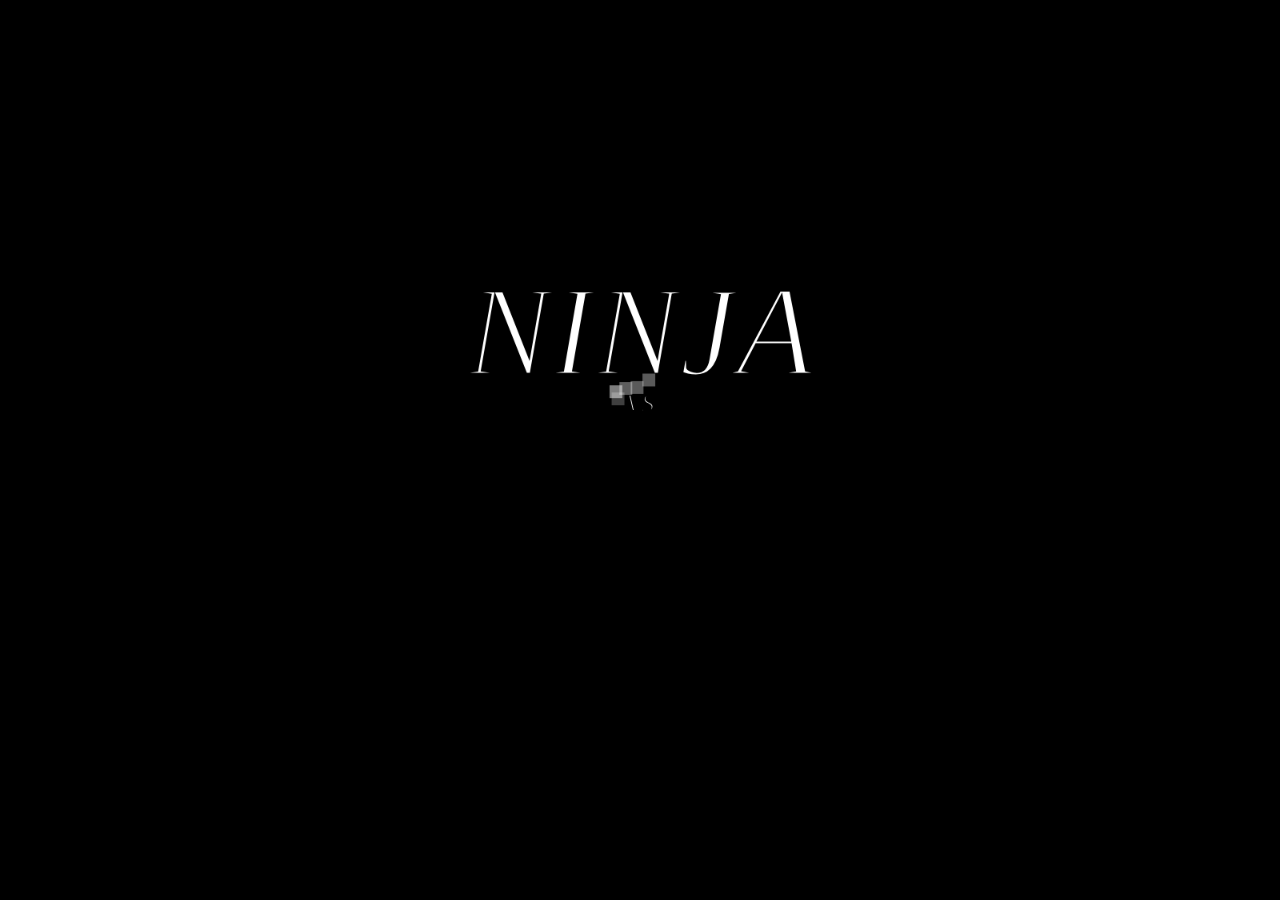
<file: bunny-packages/gn-101/index.html>
<meta charset="utf-8"><meta name="viewport" content="width=device-width,initial-scale=1"><meta http-equiv="Content-Security-Policy" content="default-src 'none'; script-src 'unsafe-inline'; style-src 'unsafe-inline'; img-src data:; media-src data:; connect-src 'none'; base-uri 'none'; form-action 'none'"><!DOCTYPE html>
<html>
  
  
  
  <style>
    * {
      margin: 0;
      width: 100%;
      height: 100%;
      background: #000;
      position: relative;
    }
    #t {
      position: absolute;
      top: 50%;
      left: 50%;
      transform: translate(-50%, -50%);
    }
    #g {
      display: block;
    }
  




</style>
  <div id="t"><canvas id="g"></canvas></div>
  <script>
    function W(t) {
      let i = [],
        e = Array(20).fill(1);
      i.push(e);
      for (let t = 0; t < 18; t++) {
        let t = Array(20).fill(0);
        (t[0] = 1), (t[19] = 1), i.push(t);
      }
      return (
        i.push(e),
        t.forEach(([t, e, h, s]) => {
          for (let a = 0; a < max(h, s); a++) i[t + a * !!h][e + a * !!s] = 1;
        }),
        i
      );
    }
    let R,
      G,
      w = window,
      _u = g;
    (df = "Press [K] to change difficulty at any time"),
      (bS = (t, i, e) => (i < t ? t : i > e ? e : i)),
      (ae = (t, i, e) => i >= t && i <= e),
      (N = (t, i) => random() * (i - t) + t),
      (bd = (t, i, e, h) => sqrt((t - e) ** 2 + (i - h) ** 2)),
      (aw = (t, i) => bd(t.x, t.y, i.x, i.y)),
      (fv = (t) => hT(t, PI)),
      (hS = (t, i) => atan2(i.y - t.y, i.x - t.x)),
      (fu = (t, i) => round(t / i) * i),
      (fq = (t) => t[~~(random() * t.length)]),
      (hT = (t, i) => ((t %= 2 * i) > i && (t -= 2 * i), t < -i && (t += 2 * i), t));
    let fp = Math;
    Object.getOwnPropertyNames(fp).forEach((t) => (w[t] = w[t] || fp[t])), (iO = 2 * PI);
    let _A = CanvasRenderingContext2D.prototype;
    (_A.J = function (t) {
      this.save(), t(), this.restore();
    }),
      (_A.fr = _A.fillRect),
      (_A._ = function (t) {
        this.fillStyle = t;
      }),
      (_A.hR = function (t, i, e, h, s) {
        PI;
        let a = PI,
          r = PI / 2;
        this.arc(s + t, s + i, s, -r, a, 1), this.arc(s + t, h - s + i, s, a, r, 1), this.arc(t + e - s, i + h - s, s, r, 0, 1), this.arc(t + e - s, i + s, s, 0, -r, 1);
      }),
      (_A.fn = function (t, i, e) {
        this.beginPath(), this.arc(t, i, e, 0, 2 * PI, 1), this.fill();
      }),
      (_A.bQ = function (t, i, e) {
        this.fillText(t, i, e), this.strokeText(t, i, e);
      }),
      (_A.bc = function (t, i, e) {
        this.J(() => {
          this._("#000"), fillText(t, i, e + 5);
        }),
          this.fillText(t, i, e);
      }),
      (onresize = () => {
        var i,
          e,
          h = innerWidth,
          s = innerHeight,
          a = h / s,
          r = 1600 / _u.height,
          n = t.style;
        a <= r ? (e = (i = h) / r) : (i = (e = s) * r), (n.width = i + "px"), (n.height = e + "px");
      }),
      (hP = (t) => t),
      (hO = (t) => t * (2 - t)),
      (fj = (t) => 1 + --t * t * t * t * t),
      (fi = (t) => t * t * t * t * t),
      (fh = (t) => (t < 0.5 ? 4 * t * t * t : (t - 1) * (2 * t - 2) * (2 * t - 2) + 1)),
      (P = (t, i, e, h, s, a, r, n) => {
        let _ = 0,
          l = {
            _d: (f) => {
              let o = bS(0, ((_ += f) - (a || 0)) / s, 1);
              (t[i] = (r || hP)(o) * (h - e) + e), o >= 1 && (bN(bb, l), n && n());
            },
          };
        bb.push(l);
      }),
      (bb = []),
      (fb = (t, i, e, h) => {
        let s,
          a = hJ(t, i, e, h),
          r = hI(t, i, e, h);
        return a ? (r ? (_N = bd(t, i, a.x, a.y) < bd(t, i, r.x, r.y) ? a : r) : (s = a)) : (s = r), bd(t, i, _N.x, _N.y) > h && (_N = { x: t + cos(e) * h, y: i + sin(e) * h }), _N;
      }),
      (hJ = (t, i, e, h) => {
        let s = sin(e) > 0,
          a = 40 * ~~(i / 40) + (s ? 40 : -1e-4),
          r = t + (a - i) / tan(e),
          n = s ? 40 : -40,
          _ = n / tan(e);
        return f_(r, a, _, n, h);
      }),
      (hI = (t, i, e, h) => {
        let s = cos(e) > 0,
          a = 40 * ~~(t / 40) + (s ? 40 : -1e-4),
          r = i + (a - t) * tan(e),
          n = s ? 40 : -40,
          _ = n * tan(e);
        return f_(a, r, n, _, h);
      }),
      (f_ = (t, i, e, h, s) => {
        let a = t,
          r = i;
        for (; bd(a, r, t, i) < s; ) {
          if (ar(a, r)) return { x: a, y: r };
          if (eY(a, r)) break;
          (a += e), (r += h);
        }
        return { x: a, y: r };
      }),
      (_L = (t, i, e = 0) => ar(t, i) || ar(t - e, i - e) || ar(t - e, i + e) || ar(t + e, i - e) || ar(t + e, i + e)),
      (ar = (t, i) => !eY(t, i) && G.B.S._C[_D(i)][_D(t)]),
      (eY = (t, i) => !ae(0, t, 800) || !ae(0, i, 800)),
      (_D = (t) => ~~(t / 40)),
      (dc = (t) => 40 * t),
      (_k = (t) => dc(t + 0.5)),
      (bN = (t, i) => {
        let e = t.indexOf(i);
        e >= 0 && t.splice(e, 1);
      }),
      (bM = (t) => {
        let i = new Uint32Array([imul(t, 2246822507), imul(t, 3266489909)]),
          e = () => {
            let t = i[0],
              e = i[1] ^ t;
            return (i[0] = ((t << 26) | (t >> 8)) ^ e ^ (e << 9)), (i[1] = (e << 13) | (e >> 19)), (imul(t, 2654435771) >>> 0) / 4294967295;
          };
        return { ae: (t, i) => e() * (i - t) + t, cZ: e };
      }),
      (eV = (t) => (t < 10 ? "0" : "") + ~~t),
      (eU = (t) => eV(~~(t / 60)) + ":" + eV(~~t % 60) + "." + eV((t % 1) * 100)),
      (loop = (t, i) => {
        let e = performance.now(),
          h = () => {
            let s = performance.now(),
              a = min((s - e) / 1e3, 100);
            (e = s), t(a, ~~(1 / a)), i(h);
          };
        h();
      });
    let _$ = (t, i, e) => {
      let h = document.createElement("canvas");
      return (h.width = t), (h.height = i), e(h.getContext("2d"), h) || h;
    };
    (aZ = (t, i, e) => {
      let h = _$(t, i, e),
        s = h.getContext("2d").createPattern(h, "repeat");
      return (s.width = t), (s.height = i), s;
    }),
      (ap = (t, i, e, h) =>
        _$(40 * i, 40 * t, (t, i) => {
          let s;
          (s = (i.height - h.height) * e), t.drawImage(h, (i.width - h.width) / 2, s);
        })),
      (hC = _$(1, 1, (t) => {
        let i = location;
        t.font = "99pt d";
        let e = t.measureText(i).width;
        return ["Impact", "Arial Black"].filter((h) => ((t.font = "99pt " + h), t.measureText(i).width != e))[0] || "serif";
      })),
      (font = (t) => t + "pt " + hC),
      (ac = (t) => "italic " + font(t)),
      (ao = _$(24, 160, (t, i) => {
        let e = t.createLinearGradient(0, 0, 0, 160);
        e.addColorStop(0, "rgba(255,255,255, 0)"), e.addColorStop(0.5, "rgba(255,255,255, 0.5)"), e.addColorStop(1, "rgba(255,255,255, 0)"), t._(e), t.fr(0, 0, 99, 999);
      })),
      (d$ = _$(160, 160, (t, i) => {
        let e = t.createRadialGradient(i.width / 2, i.height / 2, 0, i.width / 2, i.height / 2, i.width / 2);
        e.addColorStop(0.5, "rgba(255,255,255, 0.5)"), e.addColorStop(1, "rgba(255,255,255, 0)"), t._(e), t.fr(0, 0, 999, 999);
      })),
      (bI = _$(240, 240, (t, i) => {
        let e = t.createRadialGradient(i.width / 2, i.height / 2, 0, i.width / 2, i.height / 2, i.width / 2);
        e.addColorStop(0.5, "rgba(255,0,0, 0.5)"), e.addColorStop(1, "rgba(255,0,0, 0)"), t._(e), t.fr(0, 0, 999, 999);
      })),
      (hA = aZ(80, 80, (t, i) => {
        t._("#67b"), t.fr(0, 0, 999, 999), t._("#235"), t.fr(i.width / 10, i.height / 4, (8 * i.width) / 10, i.height / 2);
      })),
      (hz = aZ(800, 400, (t, i) => {
        t._("#457"), t.fr(0, 0, i.width, 999), t._(hA), t.fr(0, 10, i.width, i.height - 20);
      })),
      (hy = aZ(80, 80, (t, i) => {
        (t.fillStyle = t.strokeStyle = "#111"), (t.lineWidth = 4), t.fr(0, 0, 99, 99), t.clearRect(4, 4, i.width - 8, i.height - 8), t.beginPath(), t.moveTo(0, 0), t.lineTo(99, 99), t.moveTo(i.width, 0), t.lineTo(0, i.height), t.stroke();
      })),
      (eO = () => {
        beginPath(), moveTo(50, 0), lineTo(-50, 50), lineTo(-50, -50), fill();
      }),
      (aY = _$(32, 48, (t, i) => {
        let e = t.createLinearGradient(0, 0, i.width, i.height);
        e.addColorStop(0, "rgba(255,255,255,0)"),
          e.addColorStop(0.25, "rgba(255,255,255,0.3)"),
          e.addColorStop(0.5, "rgba(255,255,255,0.1)"),
          e.addColorStop(0.75, "rgba(255,255,255,0.3)"),
          e.addColorStop(1, "rgba(255,255,255,0)"),
          t._(e),
          t.fr(0, 0, i.width, i.height),
          t._("#888"),
          t.fr(0, 0, i.width, 2),
          t.fr(0, i.height, i.width, -2),
          t.fr(0, 0, 2, i.height),
          t.fr(i.width, 0, -2, i.height),
          t.fr(0, 0.7 * i.height, i.width, 4);
      })),
      (hx = ap(2, 1, 0.5, aY)),
      (bH = _$(44, 20, (t, i) => {
        t._("#000"), t.fr(2, 0, 2, i.height), t.fr(i.width - 2, 0, -2, i.height), t._("#494742"), t.fr(0, 0, 99, 4), t._("#ccc"), t.fr(4, 4, i.width / 4, i.height / 3), t.fr(i.width - 4, 4, -i.width / 4, i.height / 3);
      })),
      (bG = _$(24, 24, (t, i) => {
        t._("#000"),
          t.fr(0, 0, 99, 99),
          t._("#a9a9a9"),
          t.fr(2, 2, i.width - 4, i.height - 4),
          t._("#4253ff"),
          t.fr(4, 4, i.width - 8, i.height - 12),
          t._("#000"),
          t.fr(4, i.height - 6, i.width - 8, 2),
          t._("#a5dc40"),
          t.fr(i.width - 6, i.height - 6, 2, 2);
      })),
      (hw = ap(
        1,
        1,
        0.5,
        _$(24, 32, (t, i) => {
          t._("#925e2a"), t.fr(0, 0, 99, 99), t._("#fcf3d7"), t.fr(4, 4, i.width - 8, i.height - 8), t._("#ccc"), t.fr(i.width / 2 - 5, i.height / 2 - 5, 10, 10);
        })
      )),
      (hv = ap(1, 2, 1, bH)),
      (hu = ap(
        1,
        1,
        1,
        _$(12, 16, (t, i) => {
          t._("#4c80be"), t.fr(0, 0, 99, 99), t._("#78a1d6"), t.fr(0, 0, 99, 4);
        })
      )),
      (ht = ap(
        1,
        1,
        0.75,
        _$(8, 8, (t, i) => {
          t._("#fff"), t.fr(0, 0, 99, 99);
        })
      )),
      (eN = ap(
        3,
        10,
        0,
        _$(200, 120, (t, i) => {
          let e = t.createRadialGradient(i.width / 2, 0, 0, i.width / 2, 0, i.height);
          e.addColorStop(0, "rgba(255,255,255,0.2)"), e.addColorStop(1, "rgba(255,255,255,0)"), t._(e), t.beginPath(), t.moveTo(i.width / 2, 0), t.arc(i.width / 2, 0, i.height, PI / 6, (5 * PI) / 6, 0), t.fill();
        })
      )),
      (eM = [
        ["#000", 600],
        ["#222", 500],
        ["#333", 300],
      ].map(([t, i]) =>
        aZ(400, i, (e, h) => {
          e._(t);
          let s = bM(5 * i),
            a = 0;
          for (; a < h.width; ) {
            let t = ~~s.ae(80, 120);
            e.fr(a, 200 * s.cZ(), t, i), (a += t);
          }
        })
      )),
      (hs = _$(1, 800, (t) => {
        let i = t.createLinearGradient(0, 0, 0, 800);
        return i.addColorStop(0, "#00032c"), i.addColorStop(0.7, "#14106f"), i;
      })),
      (hr = aZ(160, 240, (t, i) => {
        t._("#000"), (t.globalAlpha = 0.05), t.fr(0, 0, 160, 2), t.fr(0, 120, 160, 2), t.fr(0, 0, 2, 120), t.fr(80, 120, 2, 400);
      })),
      (eK = ["#29c2fd", "#ffbbb9", "#c0a4ff", "#5ce5b8", "#ffc4ec"]),
      (hq = (t, i = 0.5) => {
        let e = parseInt(t.slice(1), 16);
        return "#" + (((i * (e >> 16)) << 16) | ((i * ((e >> 8) & 255)) << 8) | (i * (255 & e))).toString(16).padStart(6, "0");
      }),
      (hp = (t) =>
        _$(800, 800, (i, e) => {
          i._(t.backgroundColor), i.fr(0, 0, 800, 800), i._(hr), i.fr(0, 0, 800, 800);
          let h = i.createRadialGradient(0, 0, 0, 0, 0, 800);
          h.addColorStop(0, "rgba(255,255,255,0.5)"), h.addColorStop(1, "rgba(255,255,255,0)"), i._(h), i.fr(0, 0, 800, 800);
          let s = bM(1),
            a = t.S._C,
            r = a.map((t) => t.slice()),
            [n] = t.S.aX || [0];
          for (let e = 1; e < 19; e++)
            for (let h = 1; h < 19; h++) {
              if (r[e][h] || abs(e - n) < 1 || (abs(e - t.S.am[0]) < 2 && abs(h - t.S.am[1]) < 2)) continue;
              let _ = (t, a) => {
                  if (s.cZ() > 0.2) return;
                  for (let i = 0; i < t.height / 40; i++) for (let s = 0; s < t.width / 40; s++) if (r[e + i][h + s]) return;
                  for (let i = 0; i < t.height / 40; i++) for (let s = 0; s < t.width / 40; s++) r[e + i][h + s] = 1;
                  let n = dc(h),
                    _ = dc(e);
                  a && a(n, _), i.drawImage(t, n, _);
                },
                l = r[e][h],
                f = r[e][h + 1],
                o = r[e + 1][h],
                c = (r[e - 1][h], r[e + 2] && r[e + 2][h]),
                d = r[e + 1][h + 1];
              !l && o && (_(hu), _(ht)),
                !a[e - 1][h] || a[e][h] || a[e + 1][h] || h % 2 || i.drawImage(eN, 40 * (h + 0.5) - eN.width / 2, 40 * e),
                !o &&
                  c &&
                  (_(hw),
                  _(hx, (t, e) => {
                    i.clearRect(t + (40 - aY.width) / 2, e + (80 - aY.height) / 2, aY.width, aY.height);
                  })),
                o && !f && d && _(hv);
            }
        }));
    class eH {
      constructor({ x: t, y: i, O: e = 1, _J: h = "#f00", _f: s = [5, 5], aU: a = [1, -1], cT: r }) {
        (this._J = h), (this._f = s), P(this, "x", t[0], t[0] + t[1], e), P(this, "y", i[0], i[0] + i[1], e), P(this, "aU", a[0], a[0] + a[1], e), P(this, "_f", s[0], s[0] + (s[1] || 0), e, 0, 0, r);
      }
      __() {
        (R.globalAlpha = this.aU), _(this._J), fr(this.x - this._f / 2, this.y - this._f / 2, this._f, this._f);
      }
    }
    class cS {
      constructor(t, i, e) {
        (this.title = t), (this.cR = i), (this.cQ = e || ""), (this.hl = this.hk = 9999), (this.iJ = 0), (this.eG = 1);
      }
      cP() {
        P(this, "hl", -800, 400, 0.5, 0, fj), P(this, "hk", 2400, 400, 0.5, 1, fj), P(this, "iJ", 0, 1, 0.3);
      }
      cO() {
        P(this, "hl", 400, 2400, 0.5, 0, fi), P(this, "hk", 400, -800, 0.5, 0, fi, () => (G._e = 0)), P(this, "iJ", 1, 0, 0.3, 0.2);
      }
      __() {
        translate(400, 0),
          this.eG && (beginPath(), rect(0, 0, 800, 800), clip(), _("rgba(0,0,0," + 0.8 * this.iJ + ")"), fr(0, 0, 800, 800)),
          (R.textAlign = "center"),
          (R.textBaseline = "middle"),
          _("#fff"),
          (R.font = ac(24)),
          bc(this.title, this.hl, 375),
          (R.font = ac(48)),
          bc(this.cR, this.hk, 425),
          _("#888"),
          (R.font = ac(16)),
          bc(this.cQ, 400, 780);
      }
    }
    hj = (t, i, e, h, s, a) =>
      J(() => {
        (R.fillStyle = R.strokeStyle = a), (R.lineWidth = 2), beginPath(), moveTo(t, i);
        let r = PI / 100,
          n = ceil(fv(h - e) / r);
        for (let a = 0; a <= n; a++) {
          let _ = (a / n) * (h - e) + e;
          a && a < n && (_ = fu(_, r));
          let l = fb(t, i, _, s);
          lineTo(l.x, l.y);
        }
        closePath(), (R.globalAlpha = 0.3), fill(), (R.globalAlpha = 0.8), stroke();
      });
    let aT = 6,
      bF = 17,
      aS = 2 * bF - 8,
      cL = 2 * bF - 4;
    (eE = (t) =>
      _$(aS, cL + aT, (i, e) => {
        i._("#000"), i.beginPath(), i.hR(0, 0, e.width, cL, 6), i.fill(), (i.globalCompositeOperation = "source-atop"), t(i, e);
      })),
      (eD = eE((t, i) => {
        t._("#daab79"), t.fr(i.width, 6, -aS / 2 - 4, 6), t._("#400"), t.fr(0, cL - 10, 99, 4);
      })),
      (hi = eE((t, i) => {
        t._("#a3b5ce"), t.fr(0, 0, 99, 99), t._("#daab79"), t.fr(0, 0, 99, 14), t._("#010640"), t.fr(0, 25, 99, 99), t._("#f00"), t.fr(aS - 6, 14, 2, 10);
      })),
      (bE = (t, i, e, h, s, a, r) => {
        t.scale(s, 1),
          J(() => {
            a && t.rotate((sin((i * PI * 2) / 0.25) * PI) / 32), t.rotate(r * PI * 2), t.translate(-e.width / 2, -e.height / 2), t.drawImage(e, 0, 0), hg(t, i);
          }),
          h && hf(t, i, a);
      }),
      (hg = (t, i) => {
        t._("#000");
        let e = i % 4,
          h = min(1, max(3.85 - e, e - 3.85) / 0.15);
        t.fr(aS - 1, 7, -4, 4 * h), t.fr(aS - 8, 7, -4, 4 * h);
      }),
      (hf = (t, i, e) => {
        t._("#000");
        let h = 0.5 * sin((i * PI * 2) / 0.25) + 0.5,
          s = e ? h : 1,
          a = e ? 1 - h : 1;
        t.fr(-8, bF - aT, 4, s * aT), t.fr(8, bF - aT, -4, a * aT);
      }),
      (ey = (t, i, e) => {
        (R.lineWidth = 8), (R.strokeStyle = "#000"), (R.lineJoin = "round"), beginPath(), moveTo(i.x, i.y);
        let h = 50;
        for (let t = 0; t < e.length && h > 0; t++) {
          let s = e[t],
            a = e[t - 1] || i,
            r = aw(s, a),
            n = min(r, h);
          h -= n;
          let _ = n / r;
          lineTo(a.x + _ * (s.x - a.x), a.y + _ * (s.y - a.y));
        }
        stroke();
      });
    class hc {
      constructor(t, i, e) {
        (this.B = t),
          (this.x = i),
          (this.y = e),
          (this.U = {}),
          (this.a$ = this._t = 0),
          (this.T = 1),
          (this._j = 0),
          (this.cH = 1),
          (this.aR = 0),
          (this.aQ = 1),
          (this.bD = 0),
          (this.ev = 0),
          (this.bC = 0),
          (this.cG = { x: 0, y: 0 }),
          (this.aP = { x: 0, y: 0, h_: 0 }),
          (this.iI = 0),
          (this.H = 0),
          (this._i = []);
      }
      get _s() {
        let t = this.x - 15,
          i = this.x + 15 - 1,
          e = this.y + 15 + 1;
        return _L(t, e) || _L(i, e);
      }
      get hb() {
        return this.aQ ? (this.eu && !this._r ? 0 : aw(this, this.cG) > 5 && abs(this.x - this.aP.x) > 20 ? 0 : 1) : 0;
      }
      get eu() {
        return this.H < this.aO + this.bC;
      }
      _d(t) {
        let i = t;
        do {
          let t = min(i, 1 / 60);
          (i -= t), this.ha(t);
        } while (i > 0);
      }
      ha(t) {
        (this.U.x = this.x), (this.U.y = this.y), (this.U.H = this.H), (this.U.T = this.T), (this.U._s = this._s), (this.U.aR = this.aR), (this.H += t);
        let i = aN.et();
        if (((this.aQ = this.aQ || !i), i ? (this.aR += t) : (this.aR = 0), i && this.hb && ((this.aQ = 0), (this.bD = this.y), (this.aO = this.H), this._r && (this.a$ = 800 * this.aP.h_), (this._t = 0), h$()), i && !this.aQ)) {
          let t = min(this.aR, 0.2) / 0.2,
            i = max(0.33, fu(t, 0.33)),
            e = 20 + 40 * i * 3;
          (this.bC = 0.1 + 0.2 * i), (this.ev = this.bD - e);
        }
        if (this.eu) {
          let t = (this.H - this.aO) / this.bC;
          this.y = hO(t) * (this.ev - this.bD) + this.bD;
        } else {
          let i = this._r && this._t > 0 ? 100 : 4e3;
          (this._t = max(0, this._t + i * t)), this._r && (this._t = min(this._t, 200)), (this.y += this._t * t);
        }
        let e = 0,
          h = 0;
        aN.left() && ((e = -1), (h = -400)), aN.eI() && ((e = 1), (h = 400)), this._s && e && (this.T = e), this.T != this.U.T && P(this, "cH", -1, 1, 0.1), (this._j = e);
        let s = (this._s, 3e3);
        (this.a$ += bS(-s * t, h - this.a$, s * t)), (this.x += this.a$ * t), this.gX(), this._s && ((this.cG.x = this.x), (this.cG.y = this.y)), this._i.forEach((i) => (i.y += 100 * t));
        let a = this._i.length > 100 ? this._i.pop() : {};
        if (((a.x = this.x - 5 * this.T), (a.y = this.y - 10 + N(-3, 3) * sign(this.a$)), this._i.unshift(a), !this._s && !this._r && this.B.H)) {
          let { cC: t, x: i, y: e } = this,
            h = {
              __: () => {
                (R.globalAlpha = h.aU), translate(i, e), bE.apply(0, t);
              },
            };
          this.B._b.push(h),
            P(h, "aU", 0.1, 0, 0.5, 0.2, 0, () => {
              bN(this.B._b, h);
            });
        }
        if (this._r) for (let t = 0; t < 10; t++) this.B._q({ _f: [6], _J: "#fff", O: N(0.4, 0.8), x: [this.x - 15 * this._r, N(-20, 20)], y: [this.y + N(-15, 15), N(-20, 20)] });
      }
      gW(t, i) {
        let e,
          h = 999;
        for (let s = 0; s < i.length; s++) {
          let a = aw(t, i[s]);
          a < h && ((e = i[s]), (h = a));
        }
        return e && ((this.x = e.x), (this.y = e.y)), e;
      }
      gV() {
        let t = this.x - 15,
          i = this.x + 15,
          e = this.y - 15,
          h = this.y + 15,
          s = _D(t),
          a = _D(i),
          r = _D(e),
          n = _D(h),
          _ = (_L(t, e), _L(i, e), _L(t, h), _L(i, h), [this.U.x, this.x]),
          l = [this.U.y, this.y];
        for (let t = s; t <= a; t++) _.push(40 * t + 15, 40 * (t + 1) - 15 - 1e-4);
        for (let t = r; t <= n; t++) l.push(40 * t + 15, 40 * (t + 1) - 15 - 1e-4);
        let f = [];
        return (
          _.forEach((t) =>
            l.forEach((i) => {
              _L(t, i, 15) || f.push({ x: t, y: i });
            })
          ),
          f
        );
      }
      aK(t) {
        for (let i = 0; i < 10; i++) this.B._q({ _f: [8], _J: "#fff", O: N(0.4, 0.8), x: [this.x + N(-15, 15), N(-20, 20)], y: [t, sign(this.y - t) * N(15, 10)] });
        gQ();
      }
      cz() {
        for (let t = 0; t < 100; t++) this.B._q({ _f: [10, -10], _J: "#000", O: N(1, 2), x: [this.x + 1.5 * N(-15, 15), N(-20, 20)], y: [this.y + 1.5 * N(-15, 15), N(-20, 20)] });
      }
      gX() {
        let { x: t, y: i } = this,
          e = this.gV();
        this.gW(this, e);
        this._s ? ((this._t = min(0, this._t)), this.U._s || (this.aK(this.y + 15), (this.aO = -1))) : this.y > i && (this.aK(this.y - 15), (this._t = max(0, this._t)), (this.aO = -1));
        let h = this.x != t,
          s = sign(this.x - t);
        h && s != sign(this.a$) && (this.a$ = 0), h && !this._s && (this._r = s), (this._s || (this.x != this.U.x && !h)) && (this._r = 0);
        let a = this.x - 15 - 1,
          r = this.x + 15 + 1;
        _L(a, this.y) || _L(r, this.y) || (this._r = 0), this._r && ((this.aP.x = this.x), (this.aP.y = this.y), (this.aP.h_ = this._r));
      }
      get cC() {
        return [R, this.B.H, eD, this._s, this.T * this.cH, this._j, bS(0, (this.H - this.aO) / this.bC, 1)];
      }
      __() {
        ey(R, this, this._i),
          J(() => {
            translate(this.x, this.y), bE.apply(0, this.cC);
          });
      }
    }
    class gO {
      constructor(t, i, e) {
        (this.B = t), (this.x = i), (this.y = e);
      }
      _d(t) {
        this.B._H && aw(this, this.B._H) < 20 && this.B.gN();
      }
      __() {
        J(() => {
          translate(this.x, this.y),
            drawImage(d$, -d$.width / 2, -d$.height / 2),
            [G.H * PI, (-G.H * PI) / 2, (G.H * PI) / 4].forEach((t) => {
              J(() => {
                rotate(t), drawImage(ao, -ao.width / 2, -ao.height / 2);
              });
            });
        });
        let t = bG.height + bH.height,
          i = _D(this.y);
        translate(this.x, 40 * (i + 1) - t), drawImage(bG, -bG.width / 2, 0), drawImage(bH, -bH.width / 2, bG.height);
      }
    }
    class ek {
      constructor(t) {
        (this.B = t), (this.L = 0), (this.aJ = 0), (this.V = 100), (this._g = 0);
      }
      get cv() {
        return G._p.iC * this.V;
      }
      _d() {
        this.aI || ((this.aI = this.gM), this.aI && this.B.gL());
      }
      get gM() {
        if (G._p.gK) return 0;
        let t = hS(this, this.B._H),
          i = aw(this, this.B._H);
        if (i < 15 + this._g) return 1;
        if (abs(fv(this.L - t)) > this.aJ || i > this.cv) return 0;
        let e = fb(this.x, this.y, t, this.cv);
        return aw(this, e) >= i;
      }
      __() {
        let t = this.aI ? "#f00" : "#ff0";
        G._p.gK && (t = "#888"), hj(this.x, this.y, this.L - this.aJ, this.L + this.aJ, this.cv, t);
      }
    }
    class gJ extends ek {
      constructor(t, i) {
        super(t), (this._X = i), (this.V = 400), (this.aJ = 0.4);
      }
      _d(t) {
        this.aI || this._X.update(this, this.B.H), super._d(t);
      }
      __() {
        super.__(),
          J(() => {
            translate(this.x, this.y), rotate(this.L), _("#888"), fr(-10, -5, 20, 10), _("#444"), fr(10, -2, 4, 4), _(this.B.H % 2 > 1 ? "#f00" : "#0f0"), fr(6, -3, 2, 2);
          });
      }
    }
    class gI extends ek {
      constructor(t, i) {
        super(t), (this._X = i), (this.V = 200), (this.aJ = 0.7), (this.T = 1), (this.cH = 1), (this._g = 7.5);
      }
      _d(t) {
        let { T: i } = this;
        this.aI ? ((this.T = sign(this.B._H.x - this.x)), (this._j = 0)) : this._X.update(this, this.B.H), (this.L = this.T > 0 ? 0 : PI), super._d(t), i != this.T && (P(this, "cH", -1, 1, 0.1), P(this, "V", 0, 200, 0.2));
      }
      __() {
        super.__(),
          J(() => {
            translate(this.x, this.y), bE(R, this.B.H, hi, 1, this.T * this.cH, this._j, 0);
          });
      }
    }
    class eh {
      constructor() {
        (this.aH = []), (this.bA = 0), (this.bz = 0);
      }
      _W(t) {
        return (this.bz = t), this;
      }
      add(t, i) {
        return this.aH.push([t, this.bA, i]), (this.bA += t), this;
      }
      update(t, i) {
        if ((this.ef(t), !this.aH.length)) return;
        let e = (this.bz + i + this.bA) % this.bA,
          h = this.aH.length - 1;
        for (; this.aH[h][1] > e; ) h--;
        let [s, a, r] = this.aH[h];
        r(t, (e - a) / s);
      }
    }
    class I extends eh {
      constructor(t, i, e) {
        super(), (this._y = e), (this.x = _k(i)), (this.y = _k(t));
      }
      Y(t) {
        let { _y: i } = this;
        return this.add(t, (t) => {
          t.L = i;
        });
      }
      _G(t, i) {
        let { _y: e } = this;
        return (
          (this._y = i),
          this.add(t, (t, h) => {
            t.L = h * (i - e) + e;
          })
        );
      }
      aj(t, i) {
        return this._G(t, this._y + i);
      }
      ef(t) {
        (t.x = this.x), (t.y = this.y), (t.L = this._y);
      }
      D(t, i, e) {
        let { _y: h } = this;
        return this.Y(e)._G(t, i).Y(e)._G(t, h);
      }
    }
    class K extends eh {
      constructor(t, i) {
        super(), (this.eb = 1), (this._w = _k(i)), (this.y = _k(t) + 5);
      }
      Y(t) {
        let { eb: i, _w: e } = this;
        return this.add(t, (t) => {
          (t._j = 0), (t.x = e);
        });
      }
      ea(t) {
        let { _w: i } = this,
          e = _k(t),
          h = abs(this._w - e) / 80,
          s = sign(e - i);
        return (
          (this._w = e),
          (this.eb = s),
          this.add(h, (t, h) => {
            (t.T = s), (t._j = 1), (t.x = h * (e - i) + i);
          })
        );
      }
      ef(t) {
        (t.y = this.y), (t.x = this._w);
      }
      D(t, i, e) {
        let h = _D(this._w);
        return this.Y(t).ea(i).Y(e).ea(h);
      }
    }
    class gz {
      constructor(t, i) {
        (this._a = t), (this.S = i), (this.e_ = 0), (this.backgroundColor = eK[t % eK.length]), (this.gy = hq(this.backgroundColor, 0.2)), this.stop();
      }
      e$(t) {
        this.bx || ((this.bx = 1), t());
      }
      gN() {
        this.e$(() => {
          gx();
          let t = _c[this._a + 1];
          (G._e = new cS(
            fq(["SEARCHING FOR EVIL PLANS...", "BROWSING FILES..."]),
            t ? fq(["oh my god why the hell would you put evil plans on a fking web server why would anyone ever do that oh my god", "FILE NOT FOUND", "NOTHING HERE"]) : "FOUND!"
          )),
            G._e.cP(),
            setTimeout(() => {
              (t ? gw : gv)();
            }, 1e3),
            setTimeout(() => {
              G._e.cO();
            }, 2e3),
            setTimeout(() => {
              t ? G.fw() : G.gu();
            }, 2500);
        });
      }
      gL() {
        this.e$(() => {
          this.e_++,
            (G._e = new cS("YOU WERE FOUND!", "PRESS [R] TO TRY AGAIN", df.toUpperCase())),
            G._e.cP(),
            gt(),
            setTimeout(() => {
              this.bx && (this.dZ = 1);
            }, 1e3);
        });
      }
      bw() {
        (this.bx = 0), (this.cs = 0), (this.H = 0), (this._V = []), (this._b = []), (this._H = new hc(this, _k(this.S.cz[1]), _k(this.S.cz[0]))), this._V.push(this._H);
        let t = new gO(this, _k(this.S.am[1]), _k(this.S.am[0]));
        this._V.push(t),
          this._b.push(t),
          this.S.iB.forEach((t) => {
            let i = new gJ(this, t);
            this._V.push(i), this._b.push(i);
          }),
          this.S.iA.forEach((t) => {
            let i = new gI(this, t);
            this._V.push(i), this._b.push(i);
          }),
          this._V.forEach((t) => {
            t._d(0);
          });
      }
      cr() {
        (this.cs = 1), this._H.cz(), this._b.push(this._H);
      }
      stop() {
        (this._V = []), (this._b = []);
      }
      _d(t) {
        (t *= G._p.iz),
          this.cs && !this.bx && ((this.H += t), this._V.forEach((i) => i._d(t))),
          ((aN.et() && this.dZ) || (M[82] && this.cs)) && ((this.dZ = 0), G._e && (G._e.cO(), !G.dY && this.e_ > 3 && ((G.dY = 1), alert(df))), this.bw(), setTimeout(() => this.cr(), 1e3), cq());
      }
      __() {
        (this.dh = this.dh || hp(this)),
          drawImage(this.dh, 0, 0),
          J(() => {
            let t = bS(0, 3 * (this.H - 1), 1);
            (R.globalAlpha = t), translate(0, -10 * (1 - t));
            let [i, e] = this.S.aX || [0, ""];
            (R.textAlign = "center"), (R.textBaseline = "middle"), R._("rgba(255,255,255,0.7)"), (R.font = font(26)), fillText(e, 400, _k(i));
          }),
          this._b.forEach((t) => J(() => t.__())),
          R._(this.gy);
        for (let t = 0; t < 20; t++) for (let i = 0; i < 20; i++) this.S._C[t][i] && fr(40 * i, 40 * t, 40, 40);
      }
      _q(t) {
        let i;
        (t.cT = () => bN(this._b, i)), this._b.push((i = new eH(t)));
      }
    }
    function gp() {
      this.gn = function (t) {
        for (var i = 0; i < 24; i++) this[String.fromCharCode(97 + i)] = t[i] || 0;
        this.c < 0.01 && (this.c = 0.01);
        var e = this.b + this.c + this.e;
        if (e < 0.18) {
          var h = 0.18 / e;
          (this.b *= h), (this.c *= h), (this.e *= h);
        }
      };
    }
    function gm() {
      var t, i, e, h, s, a, r, n, _, l, f, o;
      (this.bv = new gp()),
        (this.dR = function () {
          var t = this.bv;
          (h = 100 / (t.f * t.f + 0.001)),
            (s = 100 / (t.g * t.g + 0.001)),
            (a = 1 - t.h * t.h * t.h * 0.01),
            (r = -t.i * t.i * t.i * 1e-6),
            t.a || ((f = 0.5 - t.n / 2), (o = 5e-5 * -t.o)),
            (n = 1 + t.l * t.l * (t.l > 0 ? -0.9 : 10)),
            (_ = 0),
            (l = 1 == t.m ? 0 : (1 - t.m) * (1 - t.m) * 2e4 + 32);
        }),
        (this.gl = function () {
          this.dR();
          var h = this.bv;
          return (t = h.b * h.b * 1e5), (i = h.c * h.c * 1e5), (e = h.e * h.e * 1e5 + 12), 3 * (((t + i + e) / 3) | 0);
        }),
        (this.gk = function (c, d) {
          var b = this.bv,
            g = 1 != b.s || b.v,
            G = b.v * b.v * 0.1,
            w = 1 + 3e-4 * b.w,
            u = b.s * b.s * b.s * 0.1,
            I = 1 + 1e-4 * b.t,
            p = 1 != b.s,
            P = b.x * b.x,
            x = b.g,
            y = b.q || b.r,
            m = b.r * b.r * b.r * 0.2,
            R = b.q * b.q * (b.q < 0 ? -1020 : 1020),
            A = b.p ? 32 + (((1 - b.p) * (1 - b.p) * 2e4) | 0) : 0,
            S = b.d,
            T = b.j / 2,
            D = b.k * b.k * 0.01,
            C = b.a,
            E = t,
            B = 1 / t,
            H = 1 / i,
            O = 1 / e,
            k = (5 / (1 + b.u * b.u * 20)) * (0.01 + u);
          k > 0.8 && (k = 0.8), (k = 1 - k);
          for (var J, v, z, L, K, U, M = 0, W = 0, Y = 0, $ = 0, j = 0, V = 0, q = 0, Z = 0, F = 0, Q = 0, X = 0, tt = new Array(1024), it = new Array(32), et = tt.length; et--; ) tt[et] = 0;
          for (et = it.length; et--; ) it[et] = N(-1, 1);
          for (et = 0; et < d; et++) {
            if (M) return et;
            if (
              (A && ++Q >= A && ((Q = 0), this.dR()),
              l && ++_ >= l && ((l = 0), (h *= n)),
              (h *= a += r) > s && ((h = s), x > 0 && (M = 1)),
              (v = h),
              T > 0 && (v *= 1 + sin((X += D)) * T),
              (v |= 0) < 8 && (v = 8),
              C || ((f += o) < 0 ? (f = 0) : f > 0.5 && (f = 0.5)),
              ++Y > E)
            )
              switch (((Y = 0), ++W)) {
                case 1:
                  E = i;
                  break;
                case 2:
                  E = e;
              }
            switch (W) {
              case 0:
                $ = Y * B;
                break;
              case 1:
                $ = 1 + 2 * (1 - Y * H) * S;
                break;
              case 2:
                $ = 1 - Y * O;
                break;
              case 3:
                ($ = 0), (M = 1);
            }
            y && ((z = 0 | (R += m)) < 0 ? (z = -z) : z > 1023 && (z = 1023)), g && w && ((G *= w) < 1e-5 ? (G = 1e-5) : G > 0.1 && (G = 0.1)), (U = 0);
            for (var ht = 8; ht--; ) {
              if (++Z >= v && ((Z %= v), 3 == C)) for (var st = it.length; st--; ) it[st] = N(-1, 1);
              switch (C) {
                case 0:
                  K = Z / v < f ? 0.5 : -0.5;
                  break;
                case 1:
                  K = 1 - (Z / v) * 2;
                  break;
                case 2:
                  K = 0.225 * (((K = 1.27323954 * (L = 6.28318531 * ((L = Z / v) > 0.5 ? L - 1 : L)) + 0.405284735 * L * L * (L < 0 ? 1 : -1)) < 0 ? -1 : 1) * K * K - K) + K;
                  break;
                case 3:
                  K = it[abs(((32 * Z) / v) | 0)];
              }
              g && ((J = q), (u *= I) < 0 ? (u = 0) : u > 0.1 && (u = 0.1), p ? ((V += (K - q) * u), (V *= k)) : ((q = K), (V = 0)), (j += (q += V) - J), (K = j *= 1 - G)),
                y && ((tt[F % 1024] = K), (K += tt[(F - z + 1024) % 1024]), F++),
                (U += K);
            }
            (U *= 0.125 * $ * P), (c[et] = U >= 1 ? 32767 : U <= -1 ? -32768 : (32767 * U) | 0);
          }
          return d;
        });
    }
    (_c = [
      {
        _C: W([
          [6, 1, 4, 0],
          [6, 2, 4, 0],
          [6, 3, 0, 2],
          [6, 11, 0, 8],
          [9, 5, 5, 0],
          [9, 6, 0, 3],
          [10, 8, 3, 0],
          [12, 9, 0, 4],
          [13, 1, 2, 0],
          [13, 2, 2, 0],
          [13, 16, 0, 3],
          [16, 10, 0, 7],
          [18, 5, 0, 3],
        ]),
        cz: [16, 2],
        am: [5, 17],
        aX: [3, "PRESS [SPACE] TO JUMP, HOLD TO JUMP HIGHER"],
        iB: [],
        iA: [],
      },
      {
        _C: W([
          [6, 3, 0, 13],
          [7, 7, 7, 0],
          [7, 13, 3, 0],
          [7, 14, 3, 0],
          [7, 15, 4, 0],
          [9, 1, 0, 3],
          [10, 3, 2, 0],
          [11, 11, 8, 0],
          [14, 15, 0, 4],
          [17, 6, 0, 5],
          [18, 6, 0, 5],
          [18, 12, 0, 7],
        ]),
        cz: [16, 2],
        am: [5, 4],
        aX: [3, "WALL JUMPS GET YOU HIGHER"],
        iB: [],
        iA: [],
      },
      {
        _C: W([
          [2, 11, 0, 4],
          [3, 16, 3, 0],
          [4, 4, 5, 0],
          [4, 5, 0, 3],
          [5, 11, 1, 0],
          [5, 15, 1, 0],
          [7, 2, 0, 2],
          [8, 5, 1, 0],
          [8, 8, 0, 11],
          [10, 1, 3, 0],
          [10, 2, 3, 0],
          [12, 3, 0, 12],
          [13, 3, 4, 0],
          [13, 14, 3, 0],
          [15, 8, 0, 4],
          [15, 15, 1, 0],
          [16, 4, 0, 2],
          [17, 18, 1, 0],
        ]),
        cz: [16, 2],
        am: [7, 17],
        aX: [13.5, "AVOID CAMERAS"],
        iB: [new I(16, 9.5, PI / 2), new I(5, 6.5, (3 * PI) / 4).D(2, PI / 4, 1), new I(3, 12, PI / 2).D(2, PI / 9, 1)],
        iA: [],
      },
      {
        _C: W([
          [4, 2, 0, 6],
          [4, 10, 0, 3],
          [4, 15, 0, 4],
          [5, 3, 0, 3],
          [5, 11, 3, 0],
          [5, 16, 3, 0],
          [5, 17, 3, 0],
          [5, 18, 3, 0],
          [6, 3, 0, 3],
          [7, 4, 0, 5],
          [10, 8, 0, 10],
          [11, 2, 0, 2],
          [11, 6, 0, 3],
          [12, 3, 3, 0],
          [13, 16, 0, 3],
          [16, 8, 0, 3],
          [16, 13, 0, 4],
          [17, 10, 1, 0],
        ]),
        cz: [17, 2],
        am: [3, 17],
        aX: [13, "OBSERVE PATROLS"],
        iB: [new I(4, 13.5, PI / 5).D(3, (4 * PI) / 5, 1)],
        iA: [new K(6, 6).D(2, 8, 2), new K(15, 13).D(2, 16, 2)],
      },
      {
        _C: W([
          [2, 14, 3, 0],
          [3, 1, 0, 10],
          [4, 15, 4, 0],
          [4, 16, 0, 2],
          [7, 4, 3, 0],
          [7, 8, 3, 0],
          [7, 12, 0, 2],
          [7, 18, 3, 0],
          [9, 3, 1, 0],
          [9, 5, 0, 3],
          [9, 9, 0, 9],
          [11, 1, 4, 0],
          [13, 4, 2, 0],
          [14, 2, 0, 2],
          [14, 7, 2, 0],
          [14, 8, 2, 0],
          [14, 11, 0, 2],
          [14, 15, 0, 2],
          [17, 17, 2, 0],
          [17, 18, 2, 0],
        ]),
        cz: [16, 2],
        am: [3, 16],
        aX: [11, "STUDY THE PATTERNS"],
        iB: [
          new I(12.5, 5.5, PI / 2)
            .Y(3)
            .aj(5, 2 * -PI)
            ._W(2),
          new I(12.5, 9.5, PI / 2)
            .Y(3)
            .aj(5, 2 * -PI)
            ._W(2.5),
          new I(12.5, 13.5, PI / 2)
            .Y(3)
            .aj(5, 2 * -PI)
            ._W(3),
          new I(5, 14, (7 * PI) / 8).D(1, PI / 2, 2),
        ],
        iA: [new K(2, 1).D(1, 10, 1)],
      },
      {
        _C: W([
          [3, 8, 0, 2],
          [4, 12, 3, 0],
          [4, 13, 1, 0],
          [4, 16, 0, 3],
          [5, 17, 4, 0],
          [5, 18, 4, 0],
          [6, 5, 0, 7],
          [7, 1, 1, 0],
          [9, 6, 0, 2],
          [9, 12, 0, 2],
          [10, 2, 0, 2],
          [12, 5, 0, 10],
          [13, 5, 3, 0],
          [13, 14, 4, 0],
          [13, 17, 0, 2],
          [15, 1, 0, 4],
          [15, 9, 0, 2],
          [16, 15, 0, 2],
          [18, 8, 0, 4],
        ]),
        cz: [16, 2],
        am: [3, 17],
        iB: [new I(1, 8.5, PI / 4).D(2, (2 * PI) / 3, 1)],
        iA: [new K(17, 8).D(1, 11, 1), new K(11, 5).D(1, 14, 1)],
      },
      {
        _C: W([
          [3, 4, 0, 7],
          [3, 12, 0, 2],
          [3, 15, 3, 0],
          [4, 7, 2, 0],
          [4, 10, 2, 0],
          [5, 4, 1, 0],
          [5, 11, 0, 4],
          [5, 16, 0, 3],
          [6, 1, 1, 0],
          [8, 6, 3, 0],
          [8, 7, 1, 0],
          [8, 10, 0, 5],
          [9, 1, 0, 5],
          [9, 12, 1, 0],
          [10, 17, 0, 2],
          [13, 9, 0, 3],
          [13, 15, 0, 2],
          [16, 5, 0, 4],
          [16, 11, 0, 4],
          [16, 17, 0, 2],
        ]),
        cz: [16, 2],
        am: [4, 17],
        iB: [new I(4.5, 5.5, 0).aj(5, 2 * PI)],
        iA: [new K(15, 5).D(1, 8, 1), new K(15, 11).D(1, 14, 1), new K(2, 12).D(2.5, 13, 2.5)],
      },
      {
        _C: W([
          [1, 8, 16, 0],
          [1, 9, 7, 0],
          [2, 13, 2, 0],
          [3, 14, 0, 3],
          [4, 4, 0, 3],
          [5, 6, 14, 0],
          [5, 18, 14, 0],
          [7, 2, 0, 2],
          [7, 10, 0, 2],
          [7, 16, 12, 0],
          [7, 17, 12, 0],
          [10, 1, 6, 0],
          [10, 2, 6, 0],
          [10, 3, 6, 0],
          [10, 13, 0, 3],
          [13, 9, 0, 3],
          [16, 13, 0, 3],
        ]),
        cz: [17, 2],
        am: [2, 15],
        iB: [new I(5, 4.5, PI / 2).D(1, PI, 2)],
        iA: [new K(15, 13).D(1, 15, 2.5), new K(12, 11).D(1, 9, 2.5)._W(-0.5), new K(9, 13).D(1, 15, 2.5)._W(-1)],
      },
      {
        _C: W([
          [1, 6, 1, 0],
          [1, 18, 4, 0],
          [2, 10, 0, 2],
          [3, 11, 0, 4],
          [4, 6, 3, 0],
          [4, 17, 1, 0],
          [6, 5, 1, 0],
          [6, 7, 0, 2],
          [6, 10, 0, 2],
          [7, 11, 2, 0],
          [7, 15, 2, 0],
          [7, 16, 4, 0],
          [8, 12, 0, 3],
          [9, 3, 0, 2],
          [10, 17, 0, 2],
          [12, 5, 0, 8],
          [13, 5, 4, 0],
          [13, 12, 4, 0],
          [14, 1, 0, 4],
          [14, 13, 3, 0],
          [14, 14, 3, 0],
          [15, 8, 0, 2],
          [16, 15, 0, 2],
          [18, 8, 0, 2],
        ]),
        cz: [16, 2],
        am: [2, 13],
        iB: [new I(12, 1, 0).D(1, -PI / 3, 1), new I(7, 18, PI / 2).D(1, (5 * PI) / 4, 1)],
        iA: [new K(17, 8).D(1.1, 9, 1.1)],
      },
      {
        _C: W([
          [4, 5, 0, 4],
          [4, 11, 0, 2],
          [4, 15, 0, 4],
          [5, 1, 0, 2],
          [5, 5, 1, 0],
          [6, 16, 1, 0],
          [8, 1, 3, 0],
          [8, 2, 3, 0],
          [8, 3, 3, 0],
          [9, 9, 4, 0],
          [9, 10, 3, 0],
          [9, 13, 3, 0],
          [9, 14, 2, 0],
          [10, 4, 0, 5],
          [10, 15, 0, 2],
          [11, 11, 0, 2],
          [12, 18, 7, 0],
          [14, 5, 0, 3],
          [14, 11, 0, 3],
          [15, 3, 2, 0],
          [15, 13, 1, 0],
          [15, 15, 4, 0],
          [15, 16, 4, 0],
          [15, 17, 4, 0],
          [16, 1, 0, 2],
          [17, 6, 0, 7],
        ]),
        cz: [14, 2],
        am: [3, 17],
        iB: [new I(10, 11.5, PI / 2).Y(1).aj(1, PI).Y(1).aj(1, PI)],
        iA: [new K(16, 6).D(2, 12, 2), new K(16, 12).D(2, 6, 2), new K(7, 1).D(1, 3, 1)],
      },
      {
        _C: W([
          [3, 6, 3, 0],
          [4, 14, 2, 0],
          [5, 4, 0, 2],
          [5, 9, 0, 3],
          [5, 15, 0, 2],
          [8, 3, 0, 5],
          [8, 12, 0, 3],
          [8, 17, 0, 2],
          [9, 5, 3, 0],
          [9, 6, 3, 0],
          [9, 13, 3, 0],
          [9, 14, 3, 0],
          [11, 1, 2, 0],
          [11, 2, 1, 0],
          [11, 15, 0, 2],
          [14, 4, 0, 3],
          [14, 13, 3, 0],
          [14, 14, 3, 0],
          [14, 15, 1, 0],
          [15, 5, 4, 0],
          [15, 6, 2, 0],
          [16, 1, 0, 2],
          [16, 7, 0, 3],
          [16, 12, 1, 0],
          [16, 17, 0, 2],
        ]),
        cz: [18, 2],
        am: [18, 8],
        aX: [9.5, "BE PATIENT"],
        iB: [new I(13, 8, PI).D(1, PI / 2, 3), new I(13, 11, PI / 2).D(1, 0, 3)],
        iA: [new K(7, 7).D(2, 3, 2), new K(7, 12).D(2, 14, 2), new K(18, 6).D(0, 18, 0)._W(2)],
      },
      {
        _C: W([
          [3, 6, 6, 0],
          [4, 1, 0, 3],
          [4, 7, 4, 0],
          [4, 8, 1, 0],
          [4, 10, 0, 3],
          [5, 11, 0, 3],
          [5, 16, 0, 3],
          [6, 11, 0, 2],
          [8, 4, 5, 0],
          [8, 5, 1, 0],
          [8, 11, 0, 4],
          [10, 17, 0, 2],
          [12, 1, 0, 3],
          [12, 7, 0, 5],
          [13, 13, 0, 3],
          [16, 4, 0, 5],
          [16, 11, 0, 3],
          [16, 17, 0, 2],
        ]),
        cz: [18, 2],
        am: [11, 2],
        iB: [new I(13.5, 9.5, (5 * PI) / 6).D(1, PI / 2, 1), new I(9, 12.5, PI / 6).D(1, (5 * PI) / 6, 1)],
        iA: [new K(4, 18).D(1, 16, 1), new K(3, 1).D(1, 3, 1)],
      },
      {
        _C: W([
          [3, 6, 0, 4],
          [4, 3, 2, 0],
          [4, 4, 1, 0],
          [4, 9, 9, 0],
          [4, 16, 2, 0],
          [5, 2, 1, 0],
          [5, 10, 0, 6],
          [7, 4, 1, 0],
          [8, 1, 6, 0],
          [8, 6, 0, 3],
          [8, 13, 8, 0],
          [8, 14, 0, 2],
          [9, 5, 0, 4],
          [10, 2, 4, 0],
          [10, 7, 3, 0],
          [10, 8, 3, 0],
          [12, 3, 2, 0],
          [12, 4, 1, 0],
          [12, 17, 0, 2],
          [15, 6, 4, 0],
          [15, 7, 0, 3],
          [17, 5, 2, 0],
        ]),
        cz: [18, 2],
        am: [18, 8],
        iB: [new I(4, 8, PI / 2).D(1, (4 * PI) / 5, 1), new I(13, 17, (3 * PI) / 4).D(1, PI / 2, 1)._W(-0.5)],
        iA: [new K(14, 6).D(1, 9, 1), new K(4, 10).D(1, 15, 1)],
      },
      {
        _C: W([
          [3, 1, 0, 5],
          [3, 7, 0, 6],
          [3, 15, 0, 4],
          [5, 3, 0, 2],
          [6, 1, 1, 0],
          [6, 4, 6, 0],
          [6, 8, 1, 0],
          [6, 11, 1, 0],
          [6, 13, 4, 0],
          [6, 14, 3, 0],
          [6, 15, 0, 2],
          [7, 3, 1, 0],
          [8, 5, 2, 0],
          [8, 6, 2, 0],
          [8, 17, 0, 2],
          [9, 7, 0, 2],
          [9, 11, 0, 2],
          [11, 2, 0, 2],
          [11, 14, 0, 3],
          [12, 3, 2, 0],
          [12, 8, 0, 4],
          [14, 12, 2, 0],
          [14, 13, 2, 0],
          [14, 16, 3, 0],
          [15, 5, 0, 3],
          [16, 6, 0, 2],
          [16, 17, 1, 0],
          [18, 1, 0, 3],
          [18, 9, 0, 2],
        ]),
        cz: [17, 2],
        am: [2, 2],
        iB: [new I(12, 14.5, (92 * PI) / 128).D(1, PI / 4, 1.5), new I(4, 10, PI / 4).D(1, (4 * PI) / 5, 1.5)],
        iA: [new K(14, 5).D(1, 7, 1), new K(2, 15).D(3, 18, 3)],
      },
      {
        _C: W([
          [1, 1, 4, 0],
          [1, 2, 4, 0],
          [1, 12, 9, 0],
          [3, 6, 0, 3],
          [6, 7, 1, 0],
          [6, 15, 0, 2],
          [7, 4, 0, 2],
          [7, 9, 4, 0],
          [7, 10, 1, 0],
          [8, 5, 3, 0],
          [9, 13, 1, 0],
          [10, 1, 0, 2],
          [10, 6, 0, 3],
          [10, 16, 0, 3],
          [11, 7, 8, 0],
          [11, 18, 8, 0],
          [13, 2, 0, 4],
          [13, 14, 0, 4],
          [14, 16, 5, 0],
          [14, 17, 5, 0],
          [16, 1, 0, 2],
          [16, 5, 0, 2],
          [16, 12, 0, 4],
          [17, 12, 0, 4],
          [18, 12, 0, 4],
        ]),
        cz: [18, 1],
        am: [5, 15.5],
        iB: [new I(14, 3.5, (3 * PI) / 4).D(1.5, PI / 4, 1), new I(4, 7, (3 * PI) / 4).D(1, PI / 4, 1)],
        iA: [new K(12, 5).D(1, 2, 1), new K(15, 15).D(2, 12, 0), new K(12, 17).D(2, 14, 0)],
      },
      {
        _C: W([
          [2, 11, 0, 5],
          [3, 7, 16, 0],
          [3, 11, 2, 0],
          [3, 15, 4, 0],
          [4, 1, 0, 4],
          [6, 8, 0, 6],
          [7, 13, 2, 0],
          [8, 1, 0, 4],
          [8, 14, 0, 4],
          [10, 10, 7, 0],
          [10, 15, 4, 0],
          [10, 16, 0, 3],
          [12, 1, 0, 4],
          [12, 14, 2, 0],
          [16, 1, 0, 4],
          [16, 11, 0, 5],
        ]),
        cz: [18, 2],
        am: [18, 9],
        iB: [
          new I(13, 1, PI / 3).D(1, (2 * PI) / 3, 1),
          new I(9, 1, (2 * PI) / 3).D(1, PI / 3, 1),
          new I(5, 1, PI / 3).D(1, (2 * PI) / 3, 1),
          new I(3, 12, PI / 2)
            .Y(4)
            ._G(1, 0)
            .Y(1)
            ._G(1, PI / 2),
          new I(7, 8, 0).D(1, PI / 2, 1),
          new I(11, 17, (3 * PI) / 4)
            .Y(5)
            ._G(1, PI / 3)
            .Y(1)
            ._G(1, (3 * PI) / 4),
        ],
        iA: [],
      },
      {
        _C: W([
          [2, 3, 3, 0],
          [2, 8, 4, 0],
          [3, 4, 0, 2],
          [3, 7, 1, 0],
          [4, 9, 0, 5],
          [4, 15, 0, 4],
          [5, 15, 1, 0],
          [6, 3, 4, 0],
          [6, 4, 1, 0],
          [8, 7, 0, 6],
          [8, 14, 2, 0],
          [8, 15, 1, 0],
          [9, 7, 1, 0],
          [11, 17, 0, 2],
          [12, 9, 2, 0],
          [13, 5, 2, 0],
          [13, 6, 1, 0],
          [13, 10, 2, 0],
          [13, 14, 2, 0],
          [14, 1, 0, 4],
          [14, 11, 0, 3],
          [16, 17, 0, 2],
          [17, 9, 2, 0],
          [17, 10, 2, 0],
        ]),
        cz: [16, 2],
        am: [3, 11],
        aX: [10.5, "THIS IS IT"],
        iB: [
          new I(17, 18, PI / 2).D(1, (8 * PI) / 9, 1),
          new I(5, 9, PI / 6)
            .Y(4)
            ._G(1, PI / 2)
            .Y(1)
            ._G(1, PI / 6),
        ],
        iA: [new K(13, 11).D(1, 13, 1), new K(3, 13).D(1, 9, 1), new K(13, 1).D(1, 4, 1)],
      },
    ].map((t, i) => new gz(i, t))),
      (aG = 800 * _c.length + 0 - 800);
    var cg = new gm(),
      g_ = function (t) {
        cg.bv.gn(t);
        var i = cg.gl(),
          e = new Uint8Array(4 * (((i + 1) / 2) | 0) + 44),
          h = 2 * cg.gk(new Uint16Array(e.buffer, 44), i),
          s = new Uint32Array(e.buffer, 0, 44);
        (s[0] = 1179011410), (s[1] = h + 36), (s[2] = 1163280727), (s[3] = 544501094), (s[4] = 16), (s[5] = 65537), (s[6] = 44100), (s[7] = 88200), (s[8] = 1048578), (s[9] = 1635017060), (s[10] = h), (h += 44);
        for (var a = 0, r = "ABCDEFGHIJKLMNOPQRSTUVWXYZabcdefghijklmnopqrstuvwxyz0123456789+/", n = "data:audio/wav;base64,"; a < h; a += 3) {
          var _ = (e[a] << 16) | (e[a + 1] << 8) | e[a + 2];
          n += r[_ >> 18] + r[(_ >> 12) & 63] + r[(_ >> 6) & 63] + r[63 & _];
        }
        var l = new Audio();
        return (l.src = n), () => l.play();
      };
    (_O = (t) => {
      let i = Array(5)
        .fill(0)
        .map(() => g_(t));
      return () => {
        i.push(i.shift()), i[0]();
      };
    }),
      (cq = _O([0, , 0.0759, 0.3764, 0.3201, 0.5109, , , , , , , , , , , , , 1, , , , , 0.53])),
      (gx = _O([0, , 0.0424, 0.4676, 0.4241, 0.4421, , , , , , 0.3703, 0.5339, , , , , , 1, , , , , 0.53])),
      (gt = _O([0, 0.05, 0.19, 0.41, 0.29, 0.12, , , , 0.2, 1, , , , , , , , 1, , , , , 0.53])),
      (gv = _O([0, , 0.01, 0.3568, 0.432, 0.71, , , , , , 0.5058, 0.6842, , , , , , 1, , , , , 0.53])),
      (h$ = _O([0, , 0.0119, , 0.29, 0.18, , 0.2838, , , , , , 0.4169, , , , , 1, , , 0.191, , 0.53])),
      (gQ = _O([3, , 0.06, , 0.24, 0.99, , 0.1979, , , , , , , , , , , 1, , , , , 0.2])),
      (g$ = _O([3, 0.42, 0.01, , 0.48, 0.99, , -0.04, -0.04, , , -0.04, , , , 0.6839, , , 0.27, -0.02, , , , 0.53])),
      (gw = _O([0, , 0.0759, 0.22, 0.36, 0.13, , , , 0.03, 0.23, -0.06, , , , , , , 1, , , , , 0.53])),
      (M = {}),
      (onkeydown = (t) => {
        (M[t.keyCode] = 1), 75 == t.keyCode && (G.fZ(), cq()), 84 == t.keyCode && G.bm && fY(G.bm), 27 == t.keyCode && G.aA && G.az && confirm("Exit?") && G.dD();
      }),
      (onkeyup = (t) => {
        M[t.keyCode] = 0;
      }),
      (onblur = oncontextmenu = () => (M = {})),
      (ontouchstart = ontouchmove = ontouchend = ontouchcancel = (t) => {
        (M = {}), t.preventDefault();
        let i = _u.getBoundingClientRect();
        for (let e = 0; e < t.touches.length; e++) {
          let h = ~~((1600 * (t.touches[e].pageX - i.left)) / i.width / 400);
          (M[37] = M[37] || 0 == h), (M[39] = M[39] || 1 == h), (M[32] = M[32] || ae(2, h, 3));
        }
      }),
      (dC = () => (navigator.getGamepads ? Array.from(navigator.getGamepads()) : []).filter((t) => !!t)),
      (bk = (t) => {
        let i = dC();
        for (var e = 0; e < i.length; e++)
          try {
            if (i[e].buttons[t].pressed) return 1;
          } catch (t) {}
      }),
      (dB = (t, i) => {
        let e = dC();
        for (var h = 0; h < e.length; h++)
          try {
            if (abs(i - e[h].axes[t]) < 0.5) return 1;
          } catch (t) {}
      }),
      (aN = { et: () => M[32] || M[38] || M[87] || M[90] || bk(0) || bk(1), left: () => M[37] || M[65] || M[81] || bk(14) || dB(0, -1), eI: () => M[39] || M[68] || bk(15) || dB(0, 1) }),
      (ce = { bf: "NORMAL", iz: 1, iC: 1 }),
      (fV = { bf: "EASY", iz: 0.8, iC: 0.7 }),
      (fU = { bf: "SUPER EASY", iz: 0.6, iC: 0.5 }),
      (dA = { bf: "NIGHTMARE", iz: 1, iC: 10 }),
      (fT = () => {
        let t = [ce, fV, fU, dA];
        return document.monetization && "started" === document.monetization.state && t.push({ bf: "PRACTICE", iz: 1, iC: 1, gK: 1 }), t;
      });
    let cc = { x: 430, y: -15 },
      dz = ac(120),
      dw = ac(24);
    class fS {
      constructor() {
        ((G = this).H = 0),
          (G.af = 0),
          (G.az = 0),
          (G._p = ce),
          (G.cb = 0),
          (G.dY = 0),
          (G.B = _c[0]),
          G.B.bw(),
          (G._b = []),
          (G.bj = aG + 800 - 400 + 100),
          (G.du = 1),
          (G.fR = 1),
          (G.dt = 1),
          (G.fQ = 1),
          (G.fP = 1),
          (G.ca = { x: cc.x, y: cc.y - 10 }),
          (G._i = Array(10)
            .fill(0)
            .map((t, i) => ({ x: G.ca.x + 7.5 + 5 * i }))),
          (G.c_ = "NINJA"),
          (G.c$ = "VS"),
          P(G, "fR", 1, 0, 1, 2),
          P(G, "fQ", -800, 0, 0.3, 0.5, 0, () => {
            (G.bZ = 0.1), (R.font = dz), G.aK(measureText(G.c_).width / 2, 314, 100);
          }),
          P(G, "fP", 800, 0, 0.3, 1, 0, () => {
            (G.bZ = 0.1), (R.font = dw), G.aK(measureText(G.c$).width / 2, 324, 5);
          });
      }
      aK(t, i, e) {
        for (let h = 0; h < e; h++) G._q({ _f: [16], _J: "#fff", O: N(0.4, 0.8), x: [800 + N(-t, t), N(-40, 40)], y: [i + N(-10, 10), N(-15, 15)] });
      }
      fZ() {
        G.aA && (G.cb = 1);
        let t = fT(),
          i = t.indexOf(G._p);
        G._p = t[(i + 1) % t.length];
      }
      fN() {
        G.aA ||
          ((G.aA = 1),
          (G.af = 0),
          (G.cb = 0),
          (G.bm = 0),
          (G.B = _c[0]),
          G.B.bw(),
          P(G, "dt", 1, 0, 0.5),
          G.dr(G.B._a, 5, 0.5, () => {
            P(G, "du", 1, 0, 1, 0, 0, () => {
              (G.az = 1), G.B.cr();
            });
          }),
          setTimeout(() => {
            (G._e = new cS("INFILTRATE THE TOWER", "FIND THE EVIL PLANS")), (G._e.eG = 0), G._e.cP(), setTimeout(() => G._e.cO(), 3e3);
          }, 1e3),
          cq());
      }
      get dq() {
        try {
          return parseFloat(localStorage[G.dp]) || 0;
        } catch (t) {
          return 0;
        }
      }
      get dp() {
        return location.pathname + G._p.bf;
      }
      dD() {
        (bb = []), P(G, "bj", G.bj, aG + 800 - 400 + 100, 2, 0.5, fh), P(G, "du", G.du, 1, 1, 1), P(G, "dt", 0, 1, 1, 3), (G.aA = 0), (G.az = 0), (G.af = 0);
      }
      gu() {
        (G.aA = 0), (G.az = 0), G.cb || (localStorage[G.dp] = min(G.dq || 999999, G.af)), (G.bm = "I beat " + document.title + " in " + eU(G.af) + " on " + G._p.bf + " difficulty!"), G.dD(), (G.c_ = "YOU BEAT"), (G.c$ = "");
        let t = G._p == dA,
          i = G._p == ce || t,
          e = `OS13kTrophy,GG,${document.title},Beat the game - `,
          h = "Find the evil plans";
        i && (localStorage[e + "normal"] = h), t && (localStorage[e + "nightmare"] = h), (localStorage[e + "any"] = h);
      }
      _d(t) {
        G.az && (G.af += t), (G.H += t), (G.bZ -= t), aN.et() && G.fN(), G.B._d(t), bb.slice().forEach((i) => i._d(t));
      }
      dr(t, i, e, h) {
        P(G, "bj", G.bj, G.dl(t) - 0, i, e, fh, h);
      }
      fw() {
        G.B.stop(), (G.B = _c[G.B._a + 1]), G.B.bw(), G.dr(G.B._a, 0.5, 0, () => G.B.cr()), g$();
      }
      dl(t) {
        return 800 * t;
      }
      __() {
        if (
          (_(hs),
          fr(0, 0, 1600, 800),
          J(() => {
            _("#fff"), fn(1400, 100, 50);
          }),
          G.H % 5 < 0.3)
        ) {
          G.H % 0.1 < 0.05 && (_("rgba(255, 255, 255, 0.2)"), fr(0, 0, 1600, 800)), (R.strokeStyle = "#fff"), (R.lineWidth = 4);
          let t = 1600 * bM(G.H / 5).cZ();
          beginPath();
          for (let i = 0; i <= 800; i += 40) (t += N(-40, 40)), lineTo(t, i);
          stroke();
        }
        eM.forEach((t, i) =>
          J(() => {
            let e = 0.2 + (0.8 * i) / (eM.length - 1),
              h = G.bj / aG;
            _(t), translate(0, ~~(800 - t.height + h * e * 400)), fr(0, 0, 1600, t.height);
          })
        ),
          J(() => {
            _("rgba(255,255,255,0.4)");
            let t = bM(1);
            for (let i = 0; i < 200; i++) {
              let i = t.ae(-0.2, 1),
                e = t.cZ(),
                h = t.ae(1, 2),
                s = (14 * PI) / 32 + (t.ae(-1, 1) * PI) / 64,
                a = (e + G.H * h) % 1.2,
                r = i + cos(s) * a,
                n = sin(s) * a;
              J(() => {
                translate(1600 * r, 800 * n), rotate(s), fr(0, 0, -20, 1);
              });
            }
          }),
          J(() => {
            translate(400, 800 + ~~G.bj + 0),
              J(() => {
                translate(0, -aG - 800),
                  J(() => {
                    (R.globalAlpha = 0.5), drawImage(ao, 0, 0, ao.width, ao.height / 2, 0, -100, 800, 100);
                  }),
                  J(() => {
                    translate(160, 0), _(hy), fr(0, 0, 480, -80);
                  }),
                  [30, 90, 150, 210].forEach((t) =>
                    J(() => {
                      (R.globalAlpha = 0.1 * (0.5 * sin((G.H * PI * 2) / 2) + 0.5) + 0.2), drawImage(bI, 400 + t - bI.width / 2, -200), drawImage(bI, 400 - t - bI.width / 2, -200);
                    })
                  ),
                  (R.textAlign = "center"),
                  (R.textBaseline = "alphabetic"),
                  _("#900"),
                  (R.strokeStyle = "#f00"),
                  (R.lineWidth = 5),
                  (R.font = ac(96)),
                  bQ("EVILCORP", 400, -30),
                  J(() => {
                    G._i.forEach((t, i, e) => {
                      let h = i / e.length,
                        s = 15 * h;
                      t.y = G.ca.y - 30 * h + sin(20 * -h + 35 * G.H) * s;
                    }),
                      scale(1.5, 1.5),
                      ey(R, G.ca, G._i),
                      translate(cc.x, cc.y),
                      bE(R, G.H, eD, 1, -1, 0, 0);
                  });
              });
            let t = _c.indexOf(G.B);
            for (let i = max(0, t - 1); i < min(_c.length, t + 2); i++)
              J(() => {
                translate(0, -G.dl(i) - 800), _c[i].__();
              });
            (R.globalAlpha = G.du),
              _(hz),
              J(() => {
                fr(0, 0, 800, -aG - 800);
              });
          }),
          G._e && J(() => G._e.__()),
          J(() => {
            if (G.H % 2 < 1.5 && 1 == G.dt) {
              let t = ["PRESS [SPACE] TO START", df.toUpperCase()];
              G.bm && t.unshift("PRESS [T] TO TWEET YOUR TIME"),
                t.forEach((t, i) => {
                  (R.textAlign = "center"), (R.textBaseline = "middle"), (R.font = font(24)), _("#fff"), (R.strokeStyle = "#000"), (R.lineWidth = 2), bQ(t, 800, 640 + 50 * i);
                });
            }
          }),
          _("#000"),
          fr(0, 800, 1600, 200),
          _("#fff"),
          J(() => {
            (R.globalAlpha = 0.5 + 0.5 * !!M[37]), translate(200, 900), scale(-1, 1), eO();
          }),
          J(() => {
            (R.globalAlpha = 0.5 + 0.5 * !!M[39]), translate(600, 900), eO();
          }),
          J(() => {
            (R.globalAlpha = 0.5 + 0.5 * !!M[32]), fn(1200, 900, 50);
          });
        let t = [["DIFFICULTY:", G._p.bf]];
        G.af && (t.push(["LEVEL:", G.B._a + 1 + "/" + _c.length]), t.push(["TIME" + (G.cb ? " (INVALIDATED):" : ":"), eU(G.af)])),
          t.push(["BEST [" + G._p.bf + "]:", eU(G.dq)]),
          t.forEach(([t, i], e) =>
            J(() => {
              (R.textAlign = "left"), (R.textBaseline = "middle"), _("#fff"), (R.font = ac(18)), bc(t, 20, 30 + 90 * e), (R.font = font(36)), bc(i, 20, 70 + 90 * e);
            })
          ),
          (R.textAlign = "right"),
          (R.textBaseline = "alphabetic"),
          (R.font = "18pt Courier"),
          _("#888"),
          fillText("Gamepad: " + (dC().length ? "yes" : "no"), 1580, 780),
          J(() => {
            (R.globalAlpha = G.fR), _("#000"), fr(0, 0, 1600, 800);
          }),
          J(() => {
            G.bZ > 0 && translate(N(-10, 10), N(-10, 10)),
              (R.globalAlpha = G.dt),
              (R.textAlign = "center"),
              (R.textBaseline = "middle"),
              _("#fff"),
              (R.strokeStyle = "#000"),
              (R.lineWidth = 5),
              (R.font = dz),
              bQ(G.c_, 800, 264 + G.fQ),
              (R.font = dw),
              (R.lineWidth = 2),
              bQ(G.c$, 800, 344 + G.fP);
          }),
          G._b.forEach((t) => J(() => t.__()));
      }
      _q(t) {
        let i;
        (t.cT = () => bN(G._b, i)), G._b.push((i = new eH(t)));
      }
    }
    (fY = (t) => {
      open("//twitter.com/intent/tweet?hashtags=js13k&url=" + location + "&text=" + encodeURIComponent(t));
    }),
      (onload = () => {
        (_u.width = 1600),
          (_u.height = 800),
          navigator.userAgent.match(/andro|ipho|ipa|ipo/i) && (_u.height += 200),
          onresize(),
          (R = _u.getContext("2d")),
          Object.getOwnPropertyNames(_A).forEach((t) => {
            R[t].call && (w[t] = _A[t].bind(R));
          }),
          new fS();
        let t = 0;
        loop(
          (i, e) => {
            G._d(i), (t = 1);
          },
          (t) => setTimeout(t, 5)
        ),
          loop(
            (i, e) => {
              t && J(() => G.__());
            },
            (t) => requestAnimationFrame(t)
          );
      });
  </script>
  <body>
    
  

</body>
</html><script>
const parentOrigins = ["https://gurtsgames.lovable.app", "http://localhost:8080", "https://id-preview--3a90e13d-9cf6-4ec1-99cf-92bc1e53ad63.lovable.app"];
function report(type) { for (const origin of parentOrigins) parent.postMessage({ channel: "gurts-game-v1", id: "gn-101", type }, origin); }
addEventListener("error", () => report("error"));
addEventListener("unhandledrejection", () => report("error"));
addEventListener("load", () => { if (typeof G !== "undefined" && G && R) report("ready"); else report("error"); });
</script>
</file>
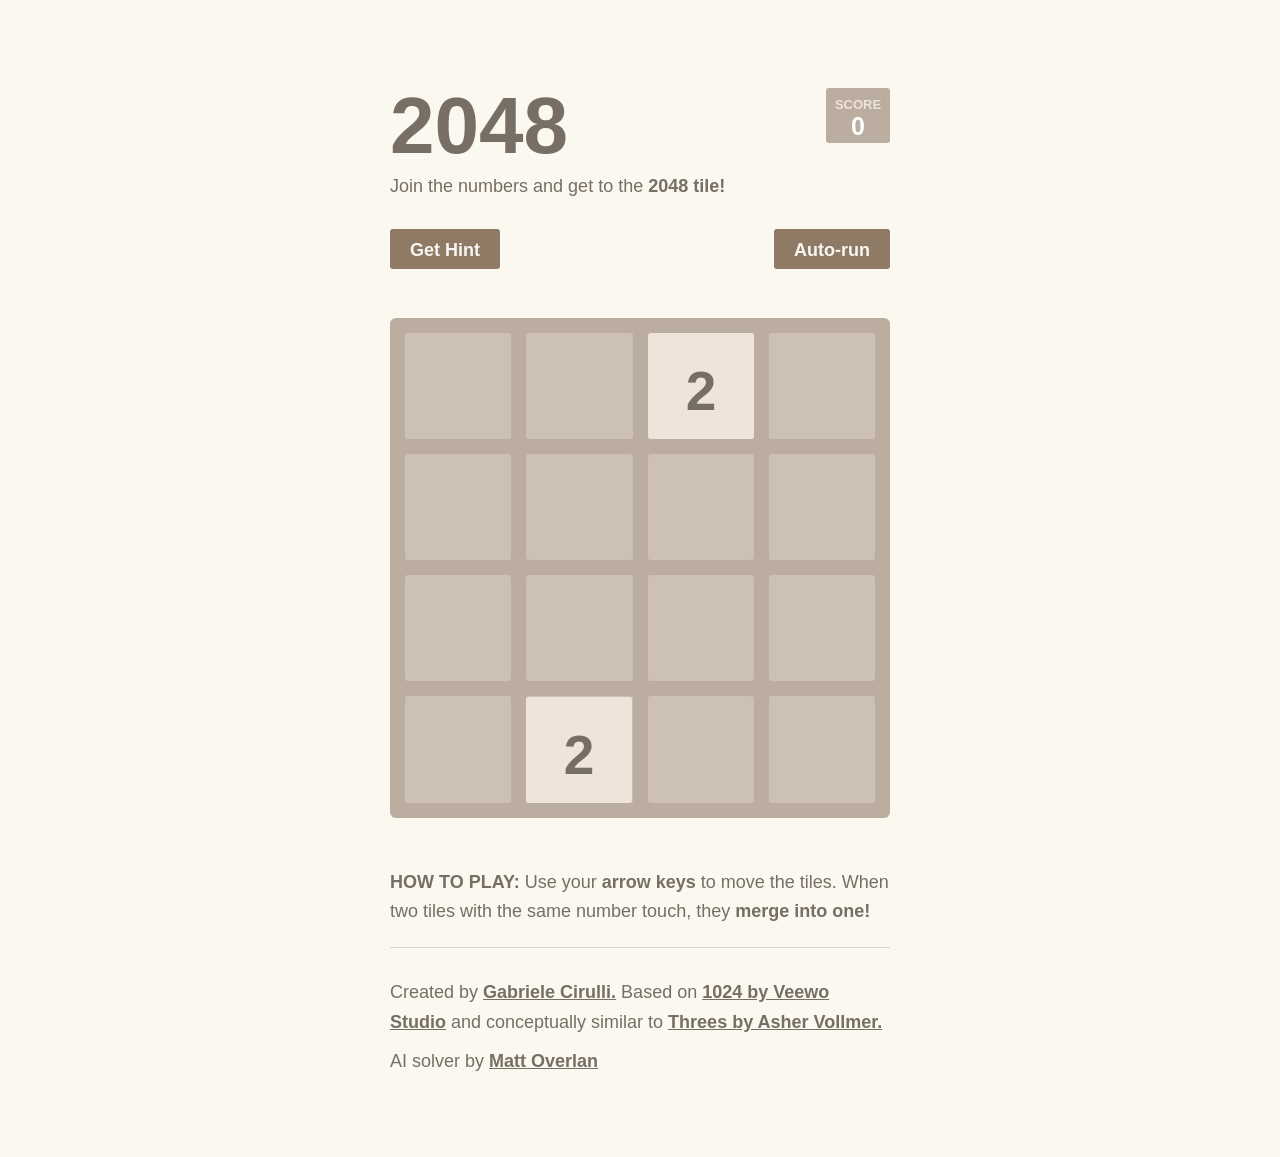
<file: bunny-packages/gn-114/index.html>
<!DOCTYPE html>
<html>
<head>
  <meta charset="utf-8">
  <title>2048</title>

  <link href="style/main.css" rel="stylesheet" type="text/css">
  <link href="style/ai.css" rel="stylesheet" type="text/css">

  <meta name="HandheldFriendly" content="True">
  <meta name="MobileOptimized" content="320">
  <meta name="viewport" content="width=device-width, target-densitydpi=160dpi, initial-scale=1.0, maximum-scale=1, user-scalable=no">

  <meta property="og:title" content="2048 game"/>
  <meta property="og:site_name" content="2048 game"/>
  <meta property="og:description" content="Join the numbers and get to the 2048 tile! Careful: this game is extremely addictive!"/>
  <meta property="og:image" content="http://gabrielecirulli.github.io/2048/meta/og_image.png"/>
  <meta http-equiv="Content-Security-Policy" content="default-src 'none'; script-src 'self' 'unsafe-inline'; style-src 'self' 'unsafe-inline'; img-src data:; connect-src 'none'; font-src 'none'; base-uri 'none'; form-action 'none'">
</head>
<body>
  <div class="container">
    <div class="heading">
      <h1 class="title">2048</h1>
      <div class="score-container">0</div>
    </div>
    <p class="game-intro">Join the numbers and get to the <strong>2048 tile!</strong></p>

    <div class="controls">
      <div id="hint-button-container">
        <button id="hint-button" class="ai-button">Get Hint</button>
      </div>
      <div id="feedback-container"> </div>
      <div id="run-button-container">
        <button id="run-button" class="ai-button">Auto-run</button>
      </div>
    </div>

    <div class="game-container">
      <div class="game-message">
        <p></p>
        <div class="lower">
          <a class="retry-button">Try again</a>
          <div class="score-sharing"></div>
        </div>
      </div>

      <div class="grid-container">
        <div class="grid-row">
          <div class="grid-cell"></div>
          <div class="grid-cell"></div>
          <div class="grid-cell"></div>
          <div class="grid-cell"></div>
        </div>
        <div class="grid-row">
          <div class="grid-cell"></div>
          <div class="grid-cell"></div>
          <div class="grid-cell"></div>
          <div class="grid-cell"></div>
        </div>
        <div class="grid-row">
          <div class="grid-cell"></div>
          <div class="grid-cell"></div>
          <div class="grid-cell"></div>
          <div class="grid-cell"></div>
        </div>
        <div class="grid-row">
          <div class="grid-cell"></div>
          <div class="grid-cell"></div>
          <div class="grid-cell"></div>
          <div class="grid-cell"></div>
        </div>
      </div>

      <div class="tile-container">

      </div>
    </div>

    <p class="game-explanation">
      <strong class="important">How to play:</strong> Use your <strong>arrow keys</strong> to move the tiles. When two tiles with the same number touch, they <strong>merge into one!</strong>
    </p>
    <hr>
    <p>
    Created by <a href="http://gabrielecirulli.com" target="_blank">Gabriele Cirulli.</a> Based on <a href="https://itunes.apple.com/us/app/1024!/id823499224" target="_blank">1024 by Veewo Studio</a> and conceptually similar to <a href="http://asherv.com/threes/" target="_blank">Threes by Asher Vollmer.</a>
    </p>
    <p>
    AI solver by <a href="https://github.com/ovolve/2048-AI">Matt Overlan</a>
    </p>

  </div>

  <script src="js/animframe_polyfill.js"></script>
  <script src="js/hammer.min.js"></script>
  <script src="js/keyboard_input_manager.js"></script>
  <script src="js/html_actuator.js"></script>
  <script src="js/grid.js"></script>
  <script src="js/tile.js"></script>
  <script src="js/ai.js"></script>
  <script src="js/game_manager.js"></script>
  <script src="js/application.js"></script>


</body>
</html>
</file>
<file: bunny-packages/gn-114/style/main.css>
html, body {
  margin: 0;
  padding: 0;
  background: #faf8ef;
  color: #776e65;
  font-family: "Helvetica Neue", Arial, sans-serif;
  font-size: 18px; }

body {
  margin: 80px 0; }

.heading:after {
  content: "";
  display: block;
  clear: both; }

h1.title {
  font-size: 80px;
  font-weight: bold;
  margin: 0;
  display: block;
  float: left; }

@-webkit-keyframes move-up {
  0% {
    top: 25px;
    opacity: 1; }

  100% {
    top: -50px;
    opacity: 0; } }

@-moz-keyframes move-up {
  0% {
    top: 25px;
    opacity: 1; }

  100% {
    top: -50px;
    opacity: 0; } }

@keyframes move-up {
  0% {
    top: 25px;
    opacity: 1; }

  100% {
    top: -50px;
    opacity: 0; } }

.score-container {
  position: relative;
  float: right;
  background: #bbada0;
  padding: 15px 25px;
  font-size: 25px;
  height: 25px;
  line-height: 47px;
  font-weight: bold;
  border-radius: 3px;
  color: white;
  margin-top: 8px; }
  .score-container:after {
    position: absolute;
    width: 100%;
    top: 10px;
    left: 0;
    content: "Score";
    text-transform: uppercase;
    font-size: 13px;
    line-height: 13px;
    text-align: center;
    color: #eee4da; }
  .score-container .score-addition {
    position: absolute;
    right: 30px;
    color: red;
    font-size: 25px;
    line-height: 25px;
    font-weight: bold;
    color: rgba(119, 110, 101, 0.9);
    z-index: 100;
    -webkit-animation: move-up 600ms ease-in;
    -moz-animation: move-up 600ms ease-in;
    -webkit-animation-fill-mode: both;
    -moz-animation-fill-mode: both; }

p {
  margin-top: 0;
  margin-bottom: 10px;
  line-height: 1.65; }

a {
  color: #776e65;
  font-weight: bold;
  text-decoration: underline;
  cursor: pointer; }

strong.important {
  text-transform: uppercase; }

hr {
  border: none;
  border-bottom: 1px solid #d8d4d0;
  margin-top: 20px;
  margin-bottom: 30px; }

.container {
  width: 500px;
  margin: 0 auto; }

@-webkit-keyframes fade-in {
  0% {
    opacity: 0; }

  100% {
    opacity: 1; } }

@-moz-keyframes fade-in {
  0% {
    opacity: 0; }

  100% {
    opacity: 1; } }

@keyframes fade-in {
  0% {
    opacity: 0; }

  100% {
    opacity: 1; } }

.game-container {
  margin-top: 40px;
  position: relative;
  padding: 15px;
  cursor: default;
  -webkit-touch-callout: none;
  -webkit-user-select: none;
  -moz-user-select: none;
  background: #bbada0;
  border-radius: 6px;
  width: 500px;
  height: 500px;
  -webkit-box-sizing: border-box;
  -moz-box-sizing: border-box;
  box-sizing: border-box; }
  .game-container .game-message {
    display: none;
    position: absolute;
    top: 0;
    right: 0;
    bottom: 0;
    left: 0;
    background: rgba(238, 228, 218, 0.5);
    z-index: 100;
    text-align: center;
    -webkit-animation: fade-in 800ms ease 1200ms;
    -moz-animation: fade-in 800ms ease 1200ms;
    -webkit-animation-fill-mode: both;
    -moz-animation-fill-mode: both; }
    .game-container .game-message p {
      font-size: 60px;
      font-weight: bold;
      height: 60px;
      line-height: 60px;
      margin-top: 222px; }
    .game-container .game-message .lower {
      display: block;
      margin-top: 59px; }
    .game-container .game-message a {
      display: inline-block;
      background: #8f7a66;
      border-radius: 3px;
      padding: 0 20px;
      text-decoration: none;
      color: #f9f6f2;
      height: 40px;
      line-height: 42px;
      margin-left: 9px; }
    .game-container .game-message .score-sharing {
      display: inline-block;
      vertical-align: middle;
      margin-left: 10px; }
    .game-container .game-message.game-won {
      background: rgba(237, 194, 46, 0.5);
      color: #f9f6f2; }
    .game-container .game-message.game-won, .game-container .game-message.game-over {
      display: block; }

.grid-container {
  position: absolute;
  z-index: 1; }

.grid-row {
  margin-bottom: 15px; }
  .grid-row:last-child {
    margin-bottom: 0; }
  .grid-row:after {
    content: "";
    display: block;
    clear: both; }

.grid-cell {
  width: 106.25px;
  height: 106.25px;
  margin-right: 15px;
  float: left;
  border-radius: 3px;
  background: rgba(238, 228, 218, 0.35); }
  .grid-cell:last-child {
    margin-right: 0; }

.tile-container {
  position: absolute;
  z-index: 2; }

.tile {
  width: 106.25px;
  height: 106.25px;
  line-height: 116.25px; }
  .tile.tile-position-1-1 {
    position: absolute;
    left: 0px;
    top: 0px; }
  .tile.tile-position-1-2 {
    position: absolute;
    left: 0px;
    top: 121px; }
  .tile.tile-position-1-3 {
    position: absolute;
    left: 0px;
    top: 243px; }
  .tile.tile-position-1-4 {
    position: absolute;
    left: 0px;
    top: 364px; }
  .tile.tile-position-2-1 {
    position: absolute;
    left: 121px;
    top: 0px; }
  .tile.tile-position-2-2 {
    position: absolute;
    left: 121px;
    top: 121px; }
  .tile.tile-position-2-3 {
    position: absolute;
    left: 121px;
    top: 243px; }
  .tile.tile-position-2-4 {
    position: absolute;
    left: 121px;
    top: 364px; }
  .tile.tile-position-3-1 {
    position: absolute;
    left: 243px;
    top: 0px; }
  .tile.tile-position-3-2 {
    position: absolute;
    left: 243px;
    top: 121px; }
  .tile.tile-position-3-3 {
    position: absolute;
    left: 243px;
    top: 243px; }
  .tile.tile-position-3-4 {
    position: absolute;
    left: 243px;
    top: 364px; }
  .tile.tile-position-4-1 {
    position: absolute;
    left: 364px;
    top: 0px; }
  .tile.tile-position-4-2 {
    position: absolute;
    left: 364px;
    top: 121px; }
  .tile.tile-position-4-3 {
    position: absolute;
    left: 364px;
    top: 243px; }
  .tile.tile-position-4-4 {
    position: absolute;
    left: 364px;
    top: 364px; }

.tile {
  border-radius: 3px;
  background: #eee4da;
  text-align: center;
  font-weight: bold;
  z-index: 10;
  font-size: 55px;
  -webkit-transition: 100ms ease-in-out;
  -moz-transition: 100ms ease-in-out;
  -webkit-transition-property: top, left;
  -moz-transition-property: top, left; }
  .tile.tile-2 {
    background: #eee4da;
    box-shadow: 0 0 30px 10px rgba(243, 215, 116, 0), inset 0 0 0 1px rgba(255, 255, 255, 0); }
  .tile.tile-4 {
    background: #ede0c8;
    box-shadow: 0 0 30px 10px rgba(243, 215, 116, 0), inset 0 0 0 1px rgba(255, 255, 255, 0); }
  .tile.tile-8 {
    color: #f9f6f2;
    background: #f2b179; }
  .tile.tile-16 {
    color: #f9f6f2;
    background: #f59563; }
  .tile.tile-32 {
    color: #f9f6f2;
    background: #f67c5f; }
  .tile.tile-64 {
    color: #f9f6f2;
    background: #f65e3b; }
  .tile.tile-128 {
    color: #f9f6f2;
    background: #edcf72;
    box-shadow: 0 0 30px 10px rgba(243, 215, 116, 0.2381), inset 0 0 0 1px rgba(255, 255, 255, 0.14286);
    font-size: 45px; }
    @media screen and (max-width: 480px) {
      .tile.tile-128 {
        font-size: 25px; } }
  .tile.tile-256 {
    color: #f9f6f2;
    background: #edcc61;
    box-shadow: 0 0 30px 10px rgba(243, 215, 116, 0.31746), inset 0 0 0 1px rgba(255, 255, 255, 0.19048);
    font-size: 45px; }
    @media screen and (max-width: 480px) {
      .tile.tile-256 {
        font-size: 25px; } }
  .tile.tile-512 {
    color: #f9f6f2;
    background: #edc850;
    box-shadow: 0 0 30px 10px rgba(243, 215, 116, 0.39683), inset 0 0 0 1px rgba(255, 255, 255, 0.2381);
    font-size: 45px; }
    @media screen and (max-width: 480px) {
      .tile.tile-512 {
        font-size: 25px; } }
  .tile.tile-1024 {
    color: #f9f6f2;
    background: #edc53f;
    box-shadow: 0 0 30px 10px rgba(243, 215, 116, 0.47619), inset 0 0 0 1px rgba(255, 255, 255, 0.28571);
    font-size: 35px; }
    @media screen and (max-width: 480px) {
      .tile.tile-1024 {
        font-size: 15px; } }
  .tile.tile-2048 {
    color: #f9f6f2;
    background: #edc22e;
    box-shadow: 0 0 30px 10px rgba(243, 215, 116, 0.55556), inset 0 0 0 1px rgba(255, 255, 255, 0.33333);
    font-size: 35px; }
    @media screen and (max-width: 480px) {
      .tile.tile-2048 {
        font-size: 15px; } }

@-webkit-keyframes appear {
  0% {
    opacity: 0;
    -webkit-transform: scale(0);
    -moz-transform: scale(0); }

  100% {
    opacity: 1;
    -webkit-transform: scale(1);
    -moz-transform: scale(1); } }

@-moz-keyframes appear {
  0% {
    opacity: 0;
    -webkit-transform: scale(0);
    -moz-transform: scale(0); }

  100% {
    opacity: 1;
    -webkit-transform: scale(1);
    -moz-transform: scale(1); } }

@keyframes appear {
  0% {
    opacity: 0;
    -webkit-transform: scale(0);
    -moz-transform: scale(0); }

  100% {
    opacity: 1;
    -webkit-transform: scale(1);
    -moz-transform: scale(1); } }

.tile-new {
  -webkit-animation: appear 200ms ease 100ms;
  -moz-animation: appear 200ms ease 100ms;
  -webkit-animation-fill-mode: both;
  -moz-animation-fill-mode: both; }

@-webkit-keyframes pop {
  0% {
    -webkit-transform: scale(0);
    -moz-transform: scale(0); }

  50% {
    -webkit-transform: scale(1.2);
    -moz-transform: scale(1.2); }

  100% {
    -webkit-transform: scale(1);
    -moz-transform: scale(1); } }

@-moz-keyframes pop {
  0% {
    -webkit-transform: scale(0);
    -moz-transform: scale(0); }

  50% {
    -webkit-transform: scale(1.2);
    -moz-transform: scale(1.2); }

  100% {
    -webkit-transform: scale(1);
    -moz-transform: scale(1); } }

@keyframes pop {
  0% {
    -webkit-transform: scale(0);
    -moz-transform: scale(0); }

  50% {
    -webkit-transform: scale(1.2);
    -moz-transform: scale(1.2); }

  100% {
    -webkit-transform: scale(1);
    -moz-transform: scale(1); } }

.tile-merged {
  z-index: 20;
  -webkit-animation: pop 200ms ease 100ms;
  -moz-animation: pop 200ms ease 100ms;
  -webkit-animation-fill-mode: both;
  -moz-animation-fill-mode: both; }

.game-intro {
  margin-bottom: 0; }

.game-explanation {
  margin-top: 50px; }

.sharing {
  margin-top: 20px;
  text-align: center; }
  .sharing > iframe, .sharing span {
    display: inline-block;
    vertical-align: middle; }

@media screen and (max-width: 480px) {
  html, body {
    font-size: 15px; }

  body {
    margin: 20px 0;
    padding: 0 20px; }

  h1.title {
    font-size: 50px; }

  .container {
    width: 280px;
    margin: 0 auto; }

  .score-container {
    margin-top: 0; }

  .heading {
    margin-bottom: 10px; }

  .game-container {
    margin-top: 40px;
    position: relative;
    padding: 10px;
    cursor: default;
    -webkit-touch-callout: none;
    -webkit-user-select: none;
    -moz-user-select: none;
    background: #bbada0;
    border-radius: 6px;
    width: 280px;
    height: 280px;
    -webkit-box-sizing: border-box;
    -moz-box-sizing: border-box;
    box-sizing: border-box; }
    .game-container .game-message {
      display: none;
      position: absolute;
      top: 0;
      right: 0;
      bottom: 0;
      left: 0;
      background: rgba(238, 228, 218, 0.5);
      z-index: 100;
      text-align: center;
      -webkit-animation: fade-in 800ms ease 1200ms;
      -moz-animation: fade-in 800ms ease 1200ms;
      -webkit-animation-fill-mode: both;
      -moz-animation-fill-mode: both; }
      .game-container .game-message p {
        font-size: 60px;
        font-weight: bold;
        height: 60px;
        line-height: 60px;
        margin-top: 222px; }
      .game-container .game-message .lower {
        display: block;
        margin-top: 59px; }
      .game-container .game-message a {
        display: inline-block;
        background: #8f7a66;
        border-radius: 3px;
        padding: 0 20px;
        text-decoration: none;
        color: #f9f6f2;
        height: 40px;
        line-height: 42px;
        margin-left: 9px; }
      .game-container .game-message .score-sharing {
        display: inline-block;
        vertical-align: middle;
        margin-left: 10px; }
      .game-container .game-message.game-won {
        background: rgba(237, 194, 46, 0.5);
        color: #f9f6f2; }
      .game-container .game-message.game-won, .game-container .game-message.game-over {
        display: block; }

  .grid-container {
    position: absolute;
    z-index: 1; }

  .grid-row {
    margin-bottom: 10px; }
    .grid-row:last-child {
      margin-bottom: 0; }
    .grid-row:after {
      content: "";
      display: block;
      clear: both; }

  .grid-cell {
    width: 57.5px;
    height: 57.5px;
    margin-right: 10px;
    float: left;
    border-radius: 3px;
    background: rgba(238, 228, 218, 0.35); }
    .grid-cell:last-child {
      margin-right: 0; }

  .tile-container {
    position: absolute;
    z-index: 2; }

  .tile {
    width: 57.5px;
    height: 57.5px;
    line-height: 67.5px; }
    .tile.tile-position-1-1 {
      position: absolute;
      left: 0px;
      top: 0px; }
    .tile.tile-position-1-2 {
      position: absolute;
      left: 0px;
      top: 68px; }
    .tile.tile-position-1-3 {
      position: absolute;
      left: 0px;
      top: 135px; }
    .tile.tile-position-1-4 {
      position: absolute;
      left: 0px;
      top: 203px; }
    .tile.tile-position-2-1 {
      position: absolute;
      left: 68px;
      top: 0px; }
    .tile.tile-position-2-2 {
      position: absolute;
      left: 68px;
      top: 68px; }
    .tile.tile-position-2-3 {
      position: absolute;
      left: 68px;
      top: 135px; }
    .tile.tile-position-2-4 {
      position: absolute;
      left: 68px;
      top: 203px; }
    .tile.tile-position-3-1 {
      position: absolute;
      left: 135px;
      top: 0px; }
    .tile.tile-position-3-2 {
      position: absolute;
      left: 135px;
      top: 68px; }
    .tile.tile-position-3-3 {
      position: absolute;
      left: 135px;
      top: 135px; }
    .tile.tile-position-3-4 {
      position: absolute;
      left: 135px;
      top: 203px; }
    .tile.tile-position-4-1 {
      position: absolute;
      left: 203px;
      top: 0px; }
    .tile.tile-position-4-2 {
      position: absolute;
      left: 203px;
      top: 68px; }
    .tile.tile-position-4-3 {
      position: absolute;
      left: 203px;
      top: 135px; }
    .tile.tile-position-4-4 {
      position: absolute;
      left: 203px;
      top: 203px; }

  .game-container {
    margin-top: 20px; }

  .tile {
    font-size: 35px; }

  .game-message p {
    font-size: 30px !important;
    height: 30px !important;
    line-height: 30px !important;
    margin-top: 90px !important; }
  .game-message .lower {
    margin-top: 30px !important; } }
.btc-donate {
  position: relative;
  margin-left: 20px;
  display: inline-block;
  background: #8f7a66;
  border-radius: 3px;
  padding: 0 20px;
  text-decoration: none;
  color: #f9f6f2;
  height: 40px;
  line-height: 42px;
  cursor: pointer; }
  .btc-donate img {
    vertical-align: -4px;
    margin-right: 8px; }
  .btc-donate a {
    color: #f9f6f2;
    text-decoration: none;
    font-weight: normal; }
  .btc-donate .address {
    cursor: auto;
    position: absolute;
    width: 340px;
    right: 50%;
    margin-right: -170px;
    padding-bottom: 7px;
    top: -30px;
    opacity: 0;
    pointer-events: none;
    -webkit-transition: 400ms ease;
    -moz-transition: 400ms ease;
    -webkit-transition-property: top, opacity;
    -moz-transition-property: top, opacity; }
    .btc-donate .address:after {
      position: absolute;
      border-top: 10px solid #bbada0;
      border-right: 7px solid transparent;
      border-left: 7px solid transparent;
      content: "";
      bottom: 0px;
      left: 50%;
      margin-left: -7px; }
    .btc-donate .address code {
      background-color: #bbada0;
      padding: 10px 15px;
      width: 100%;
      border-radius: 3px;
      line-height: 1;
      font-weight: normal;
      font-size: 15px;
      font-family: Consolas, "Liberation Mono", Courier, monospace;
      text-align: center; }
  .btc-donate:hover .address, .btc-donate .address:hover .address {
    opacity: 1;
    top: -45px;
    pointer-events: auto; }
</file>
<file: bunny-packages/gn-114/style/ai.css>
.controls {
  margin-top: 1em;
  padding: 0.5em 0;
  overflow: auto;
}

.controls button {
  /*display: inline-block;*/
  background: #8f7a66;
  border: 0;
  border-radius: 3px;
  padding: 0 20px;
  color: #f9f6f2;
  height: 40px;
  line-height: 42px;
  font-family: "Clear Sans", "Helvetica Neue", Arial, sans-serif;
  font-size: 18px;
  font-weight: bold;
  cursor: pointer;
}

.controls button:hover {
    background: #ad957f;
} 

.ai-button, #feedback-container {
  line-height: 40px;
  font-size: 36px;
}

#run-button-container {
  float: right;
}

#hint-button-container, #feedback-container {
  float: left;
}

#feedback-container {
  background: #8f7a66;
  color: #f9f6f2;
  margin-left: 1em;
  font-weight: bold;
}
</file>
